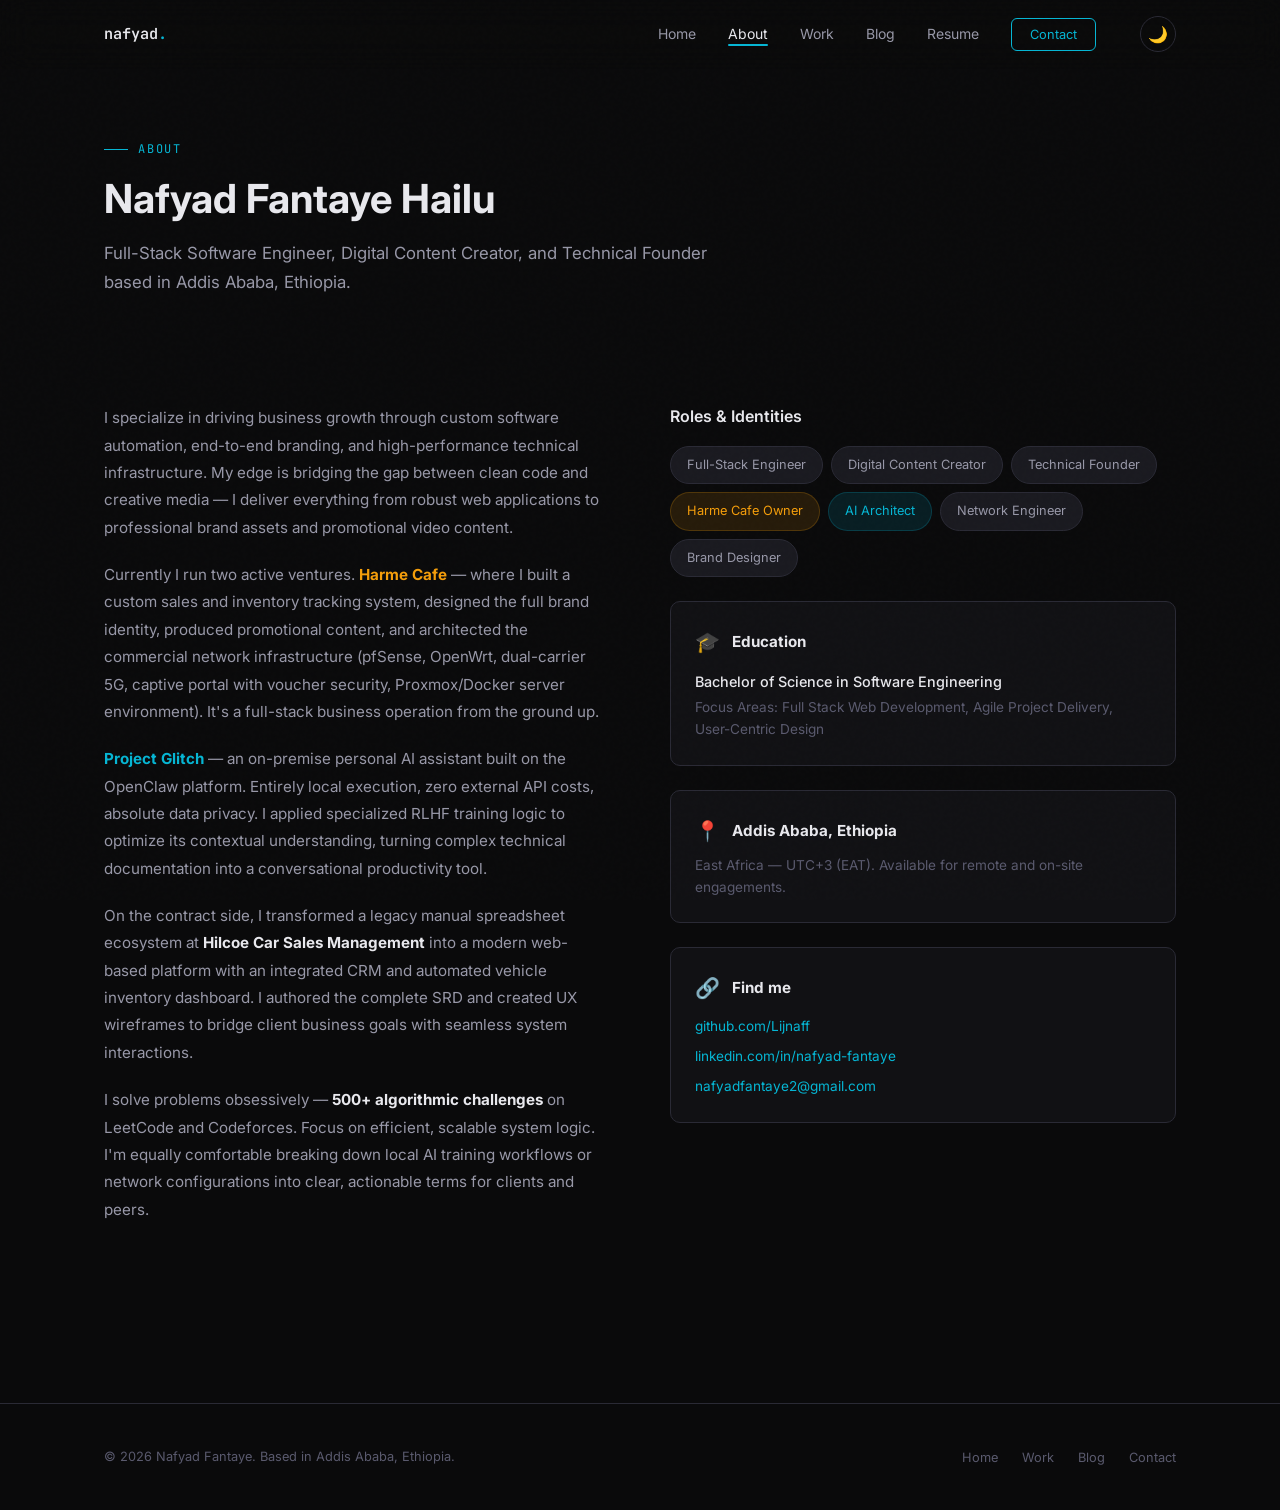
<file: about.html>
<!DOCTYPE html>
<html lang="en">
<head>
  <meta charset="UTF-8">
  <meta name="viewport" content="width=device-width, initial-scale=1.0">
  <title>About — Nafyad Fantaye</title>
  <meta name="description" content="About Nafyad Fantaye Hailu — Full-Stack Software Engineer, Digital Content Creator, and Technical Founder.">
  <link rel="stylesheet" href="css/style.css">
</head>
<body class="noise">

  <nav class="nav" id="nav">
    <div class="nav-inner">
      <a href="index.html" class="nav-logo">nafyad<span>.</span></a>
      <ul class="nav-links">
        <li><a href="index.html">Home</a></li>
        <li><a href="about.html" class="active">About</a></li>
        <li><a href="work.html">Work</a></li>
        <li><a href="blog.html">Blog</a></li>
        <li><a href="resume.html">Resume</a></li>
        <li><a href="contact.html" class="nav-cta">Contact</a></li>
        <li><button class="theme-toggle" id="theme-toggle" aria-label="Toggle dark mode">🌙</button></li>
      </ul>
    </div>
  </nav>

  <!-- Header -->
  <section class="section" style="padding-top: 140px; padding-bottom: 60px;">
    <div class="container">
      <div class="fade-in">
        <div class="section-label">About</div>
        <h1 class="section-title">Nafyad Fantaye Hailu</h1>
        <p class="section-subtitle" style="max-width: 640px;">Full-Stack Software Engineer, Digital Content Creator, and Technical Founder based in Addis Ababa, Ethiopia.</p>
      </div>
    </div>
  </section>

  <!-- About Content -->
  <section class="section" style="padding-top: 0;">
    <div class="container">
      <div class="about-grid">
        <div class="about-text">
          <div class="fade-in">
            <p>
              I specialize in driving business growth through custom software automation, end-to-end branding, and high-performance technical infrastructure. My edge is bridging the gap between clean code and creative media — I deliver everything from robust web applications to professional brand assets and promotional video content.
            </p>
            <p>
              Currently I run two active ventures. <strong style="color: var(--accent-amber);">Harme Cafe</strong> — where I built a custom sales and inventory tracking system, designed the full brand identity, produced promotional content, and architected the commercial network infrastructure (pfSense, OpenWrt, dual-carrier 5G, captive portal with voucher security, Proxmox/Docker server environment). It's a full-stack business operation from the ground up.
            </p>
            <p>
              <strong style="color: var(--accent-cyan);">Project Glitch</strong> — an on-premise personal AI assistant built on the OpenClaw platform. Entirely local execution, zero external API costs, absolute data privacy. I applied specialized RLHF training logic to optimize its contextual understanding, turning complex technical documentation into a conversational productivity tool.
            </p>
            <p>
              On the contract side, I transformed a legacy manual spreadsheet ecosystem at <strong style="color: var(--text-primary);">Hilcoe Car Sales Management</strong> into a modern web-based platform with an integrated CRM and automated vehicle inventory dashboard. I authored the complete SRD and created UX wireframes to bridge client business goals with seamless system interactions.
            </p>
            <p>
              I solve problems obsessively — <strong style="color: var(--text-primary);">500+ algorithmic challenges</strong> on LeetCode and Codeforces. Focus on efficient, scalable system logic. I'm equally comfortable breaking down local AI training workflows or network configurations into clear, actionable terms for clients and peers.
            </p>
          </div>
        </div>

        <div>
          <!-- Roles -->
          <div class="fade-in" style="margin-bottom: 24px;">
            <h3 style="font-size: 1rem; font-weight: 600; margin-bottom: 16px;">Roles &amp; Identities</h3>
            <div style="display: flex; flex-wrap: wrap; gap: 8px;">
              <span style="padding: 8px 16px; background: var(--bg-tertiary); border: 1px solid var(--border); border-radius: 100px; font-size: 0.8rem; color: var(--text-secondary);">Full-Stack Engineer</span>
              <span style="padding: 8px 16px; background: var(--bg-tertiary); border: 1px solid var(--border); border-radius: 100px; font-size: 0.8rem; color: var(--text-secondary);">Digital Content Creator</span>
              <span style="padding: 8px 16px; background: var(--bg-tertiary); border: 1px solid var(--border); border-radius: 100px; font-size: 0.8rem; color: var(--text-secondary);">Technical Founder</span>
              <span style="padding: 8px 16px; background: var(--accent-amber-dim); border: 1px solid rgba(245,158,11,0.2); border-radius: 100px; font-size: 0.8rem; color: var(--accent-amber);">Harme Cafe Owner</span>
              <span style="padding: 8px 16px; background: var(--accent-cyan-dim); border: 1px solid rgba(6,182,212,0.2); border-radius: 100px; font-size: 0.8rem; color: var(--accent-cyan);">AI Architect</span>
              <span style="padding: 8px 16px; background: var(--bg-tertiary); border: 1px solid var(--border); border-radius: 100px; font-size: 0.8rem; color: var(--text-secondary);">Network Engineer</span>
              <span style="padding: 8px 16px; background: var(--bg-tertiary); border: 1px solid var(--border); border-radius: 100px; font-size: 0.8rem; color: var(--text-secondary);">Brand Designer</span>
            </div>
          </div>

          <!-- Education -->
          <div class="fade-in" style="padding: 24px; background: var(--bg-secondary); border: 1px solid var(--border); border-radius: var(--radius); margin-bottom: 24px;">
            <div style="display: flex; align-items: center; gap: 12px; margin-bottom: 12px;">
              <span style="font-size: 1.25rem;">🎓</span>
              <strong style="font-size: 0.95rem;">Education</strong>
            </div>
            <p style="font-size: 0.9rem; color: var(--text-primary); font-weight: 500; margin-bottom: 4px;">Bachelor of Science in Software Engineering</p>
            <p style="font-size: 0.85rem; color: var(--text-muted);">Focus Areas: Full Stack Web Development, Agile Project Delivery, User-Centric Design</p>
          </div>

          <!-- Location -->
          <div class="fade-in" style="padding: 24px; background: var(--bg-secondary); border: 1px solid var(--border); border-radius: var(--radius); margin-bottom: 24px;">
            <div style="display: flex; align-items: center; gap: 12px; margin-bottom: 8px;">
              <span style="font-size: 1.25rem;">📍</span>
              <strong style="font-size: 0.95rem;">Addis Ababa, Ethiopia</strong>
            </div>
            <p style="font-size: 0.85rem; color: var(--text-muted);">
              East Africa — UTC+3 (EAT). Available for remote and on-site engagements.
            </p>
          </div>

          <!-- Links -->
          <div class="fade-in" style="padding: 24px; background: var(--bg-secondary); border: 1px solid var(--border); border-radius: var(--radius);">
            <div style="display: flex; align-items: center; gap: 12px; margin-bottom: 12px;">
              <span style="font-size: 1.25rem;">🔗</span>
              <strong style="font-size: 0.95rem;">Find me</strong>
            </div>
            <div style="display: flex; flex-direction: column; gap: 8px;">
              <a href="https://github.com/Lijnaff" target="_blank" rel="noopener" style="font-size: 0.85rem; color: var(--accent-cyan);">github.com/Lijnaff</a>
              <a href="https://linkedin.com/in/nafyad-fantaye-97213a2a6" target="_blank" rel="noopener" style="font-size: 0.85rem; color: var(--accent-cyan);">linkedin.com/in/nafyad-fantaye</a>
              <a href="mailto:nafyadfantaye2@gmail.com" style="font-size: 0.85rem; color: var(--accent-cyan);">nafyadfantaye2@gmail.com</a>
            </div>
          </div>
        </div>
      </div>
    </div>
  </section>

  <footer class="footer">
    <div class="footer-inner">
      <p>&copy; 2026 Nafyad Fantaye. Based in Addis Ababa, Ethiopia.</p>
      <ul class="footer-links">
        <li><a href="index.html">Home</a></li>
        <li><a href="work.html">Work</a></li>
        <li><a href="blog.html">Blog</a></li>
        <li><a href="contact.html">Contact</a></li>
      </ul>
    </div>
  </footer>

  <!-- Blog Modal -->
  <div class="blog-modal-overlay" id="blog-modal">
    <div class="blog-modal">
      <div class="blog-modal-header">
        <h2 id="blog-modal-title"></h2>
        <button class="blog-modal-close" id="blog-modal-close">✕</button>
      </div>
      <div class="blog-modal-body">
        <div class="blog-modal-meta">
          <span class="blog-modal-date" id="blog-modal-date"></span>
          <span class="blog-modal-category" id="blog-modal-category"></span>
        </div>
        <div id="blog-modal-body"></div>
      </div>
    </div>
  </div>

  <script src="js/main.js"></script>
</body>
</html>
</file>
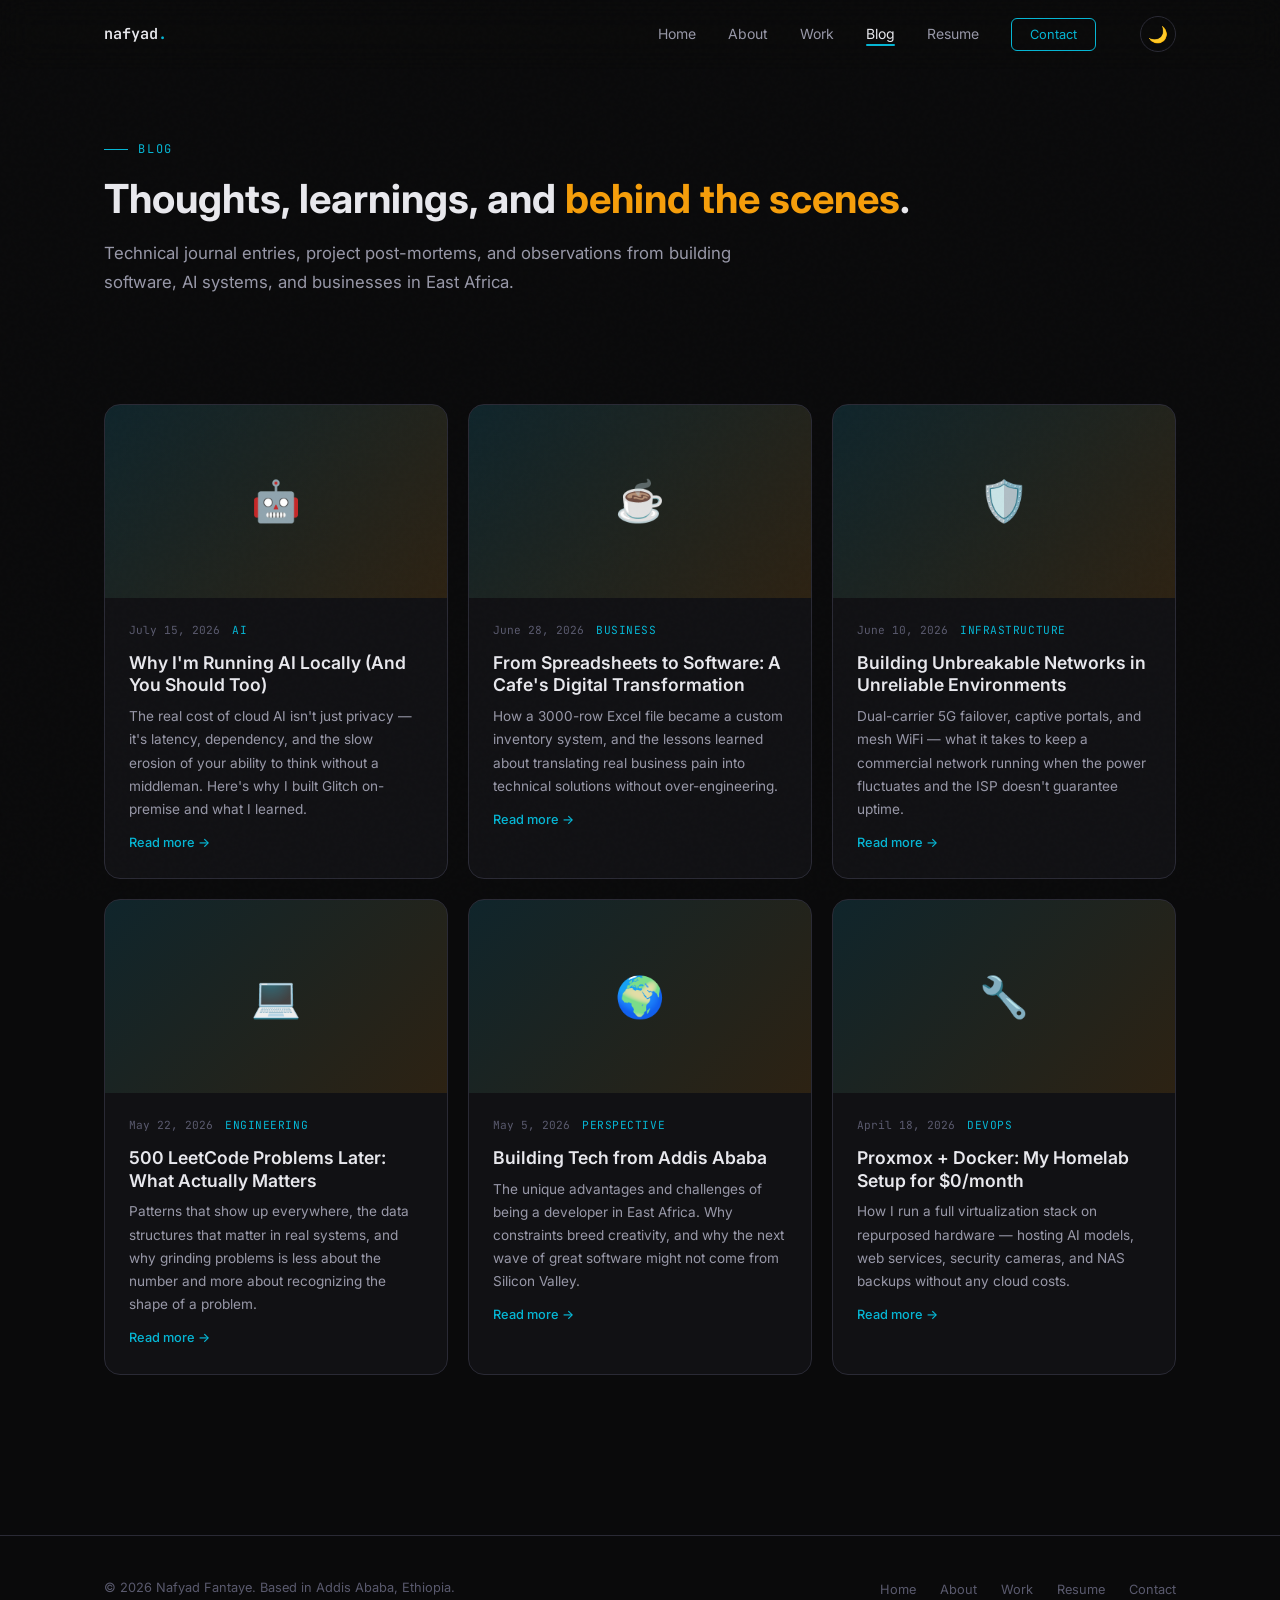
<file: blog.html>
<!DOCTYPE html>
<html lang="en">
<head>
  <meta charset="UTF-8">
  <meta name="viewport" content="width=device-width, initial-scale=1.0">
  <title>Blog — Nafyad Fantaye</title>
  <meta name="description" content="Technical journal, project updates, and thoughts on software engineering, AI, and infrastructure.">
  <link rel="stylesheet" href="css/style.css">
</head>
<body class="noise">

  <nav class="nav" id="nav">
    <div class="nav-inner">
      <a href="index.html" class="nav-logo">nafyad<span>.</span></a>
      <ul class="nav-links">
        <li><a href="index.html">Home</a></li>
        <li><a href="about.html">About</a></li>
        <li><a href="work.html">Work</a></li>
        <li><a href="blog.html" class="active">Blog</a></li>
        <li><a href="resume.html">Resume</a></li>
        <li><a href="contact.html" class="nav-cta">Contact</a></li>
        <li><button class="theme-toggle" id="theme-toggle" aria-label="Toggle dark mode">🌙</button></li>
      </ul>
    </div>
  </nav>

  <!-- Header -->
  <section class="section" style="padding-top: 140px; padding-bottom: 60px;">
    <div class="container">
      <div class="fade-in">
        <div class="section-label">Blog</div>
        <h1 class="section-title">Thoughts, learnings, and <span style="color: var(--accent-amber);">behind the scenes</span>.</h1>
        <p class="section-subtitle" style="max-width: 640px;">Technical journal entries, project post-mortems, and observations from building software, AI systems, and businesses in East Africa.</p>
      </div>
    </div>
  </section>

  <!-- Blog Posts -->
  <section class="section" style="padding-top: 0;">
    <div class="container">
      <div class="blog-grid">
        <!-- Post 1 -->
        <article class="blog-card fade-in" data-post="post-1">
          <div class="blog-card-image">🤖</div>
          <div class="blog-card-body">
            <div class="blog-card-meta">
              <span class="blog-card-date">July 15, 2026</span>
              <span class="blog-card-category">AI</span>
            </div>
            <h3>Why I'm Running AI Locally (And You Should Too)</h3>
            <p>The real cost of cloud AI isn't just privacy — it's latency, dependency, and the slow erosion of your ability to think without a middleman. Here's why I built Glitch on-premise and what I learned.</p>
            <a href="#" class="blog-card-read" data-post="post-1">Read more →</a>
          </div>
        </article>

        <!-- Post 2 -->
        <article class="blog-card fade-in" data-post="post-2">
          <div class="blog-card-image">☕</div>
          <div class="blog-card-body">
            <div class="blog-card-meta">
              <span class="blog-card-date">June 28, 2026</span>
              <span class="blog-card-category">Business</span>
            </div>
            <h3>From Spreadsheets to Software: A Cafe's Digital Transformation</h3>
            <p>How a 3000-row Excel file became a custom inventory system, and the lessons learned about translating real business pain into technical solutions without over-engineering.</p>
            <a href="#" class="blog-card-read" data-post="post-2">Read more →</a>
          </div>
        </article>

        <!-- Post 3 -->
        <article class="blog-card fade-in" data-post="post-3">
          <div class="blog-card-image">🛡️</div>
          <div class="blog-card-body">
            <div class="blog-card-meta">
              <span class="blog-card-date">June 10, 2026</span>
              <span class="blog-card-category">Infrastructure</span>
            </div>
            <h3>Building Unbreakable Networks in Unreliable Environments</h3>
            <p>Dual-carrier 5G failover, captive portals, and mesh WiFi — what it takes to keep a commercial network running when the power fluctuates and the ISP doesn't guarantee uptime.</p>
            <a href="#" class="blog-card-read" data-post="post-3">Read more →</a>
          </div>
        </article>

        <!-- Post 4 -->
        <article class="blog-card fade-in" data-post="post-4">
          <div class="blog-card-image">💻</div>
          <div class="blog-card-body">
            <div class="blog-card-meta">
              <span class="blog-card-date">May 22, 2026</span>
              <span class="blog-card-category">Engineering</span>
            </div>
            <h3>500 LeetCode Problems Later: What Actually Matters</h3>
            <p>Patterns that show up everywhere, the data structures that matter in real systems, and why grinding problems is less about the number and more about recognizing the shape of a problem.</p>
            <a href="#" class="blog-card-read" data-post="post-4">Read more →</a>
          </div>
        </article>

        <!-- Post 5 -->
        <article class="blog-card fade-in" data-post="post-5">
          <div class="blog-card-image">🌍</div>
          <div class="blog-card-body">
            <div class="blog-card-meta">
              <span class="blog-card-date">May 5, 2026</span>
              <span class="blog-card-category">Perspective</span>
            </div>
            <h3>Building Tech from Addis Ababa</h3>
            <p>The unique advantages and challenges of being a developer in East Africa. Why constraints breed creativity, and why the next wave of great software might not come from Silicon Valley.</p>
            <a href="#" class="blog-card-read" data-post="post-5">Read more →</a>
          </div>
        </article>

        <!-- Post 6 -->
        <article class="blog-card fade-in" data-post="post-6">
          <div class="blog-card-image">🔧</div>
          <div class="blog-card-body">
            <div class="blog-card-meta">
              <span class="blog-card-date">April 18, 2026</span>
              <span class="blog-card-category">DevOps</span>
            </div>
            <h3>Proxmox + Docker: My Homelab Setup for $0/month</h3>
            <p>How I run a full virtualization stack on repurposed hardware — hosting AI models, web services, security cameras, and NAS backups without any cloud costs.</p>
            <a href="#" class="blog-card-read" data-post="post-6">Read more →</a>
          </div>
        </article>
      </div>
    </div>
  </section>

  <footer class="footer">
    <div class="footer-inner">
      <p>&copy; 2026 Nafyad Fantaye. Based in Addis Ababa, Ethiopia.</p>
      <ul class="footer-links">
        <li><a href="index.html">Home</a></li>
        <li><a href="about.html">About</a></li>
        <li><a href="work.html">Work</a></li>
        <li><a href="resume.html">Resume</a></li>
        <li><a href="contact.html">Contact</a></li>
      </ul>
    </div>
  </footer>

  <!-- Blog Modal (same as index.html) -->
  <div class="blog-modal-overlay" id="blog-modal">
    <div class="blog-modal">
      <div class="blog-modal-header">
        <h2 id="blog-modal-title"></h2>
        <button class="blog-modal-close" id="blog-modal-close">✕</button>
      </div>
      <div class="blog-modal-body">
        <div class="blog-modal-meta">
          <span class="blog-modal-date" id="blog-modal-date"></span>
          <span class="blog-modal-category" id="blog-modal-category"></span>
        </div>
        <div id="blog-modal-body"></div>
      </div>
    </div>
  </div>

  <script src="js/main.js"></script>
</body>
</html>
</file>
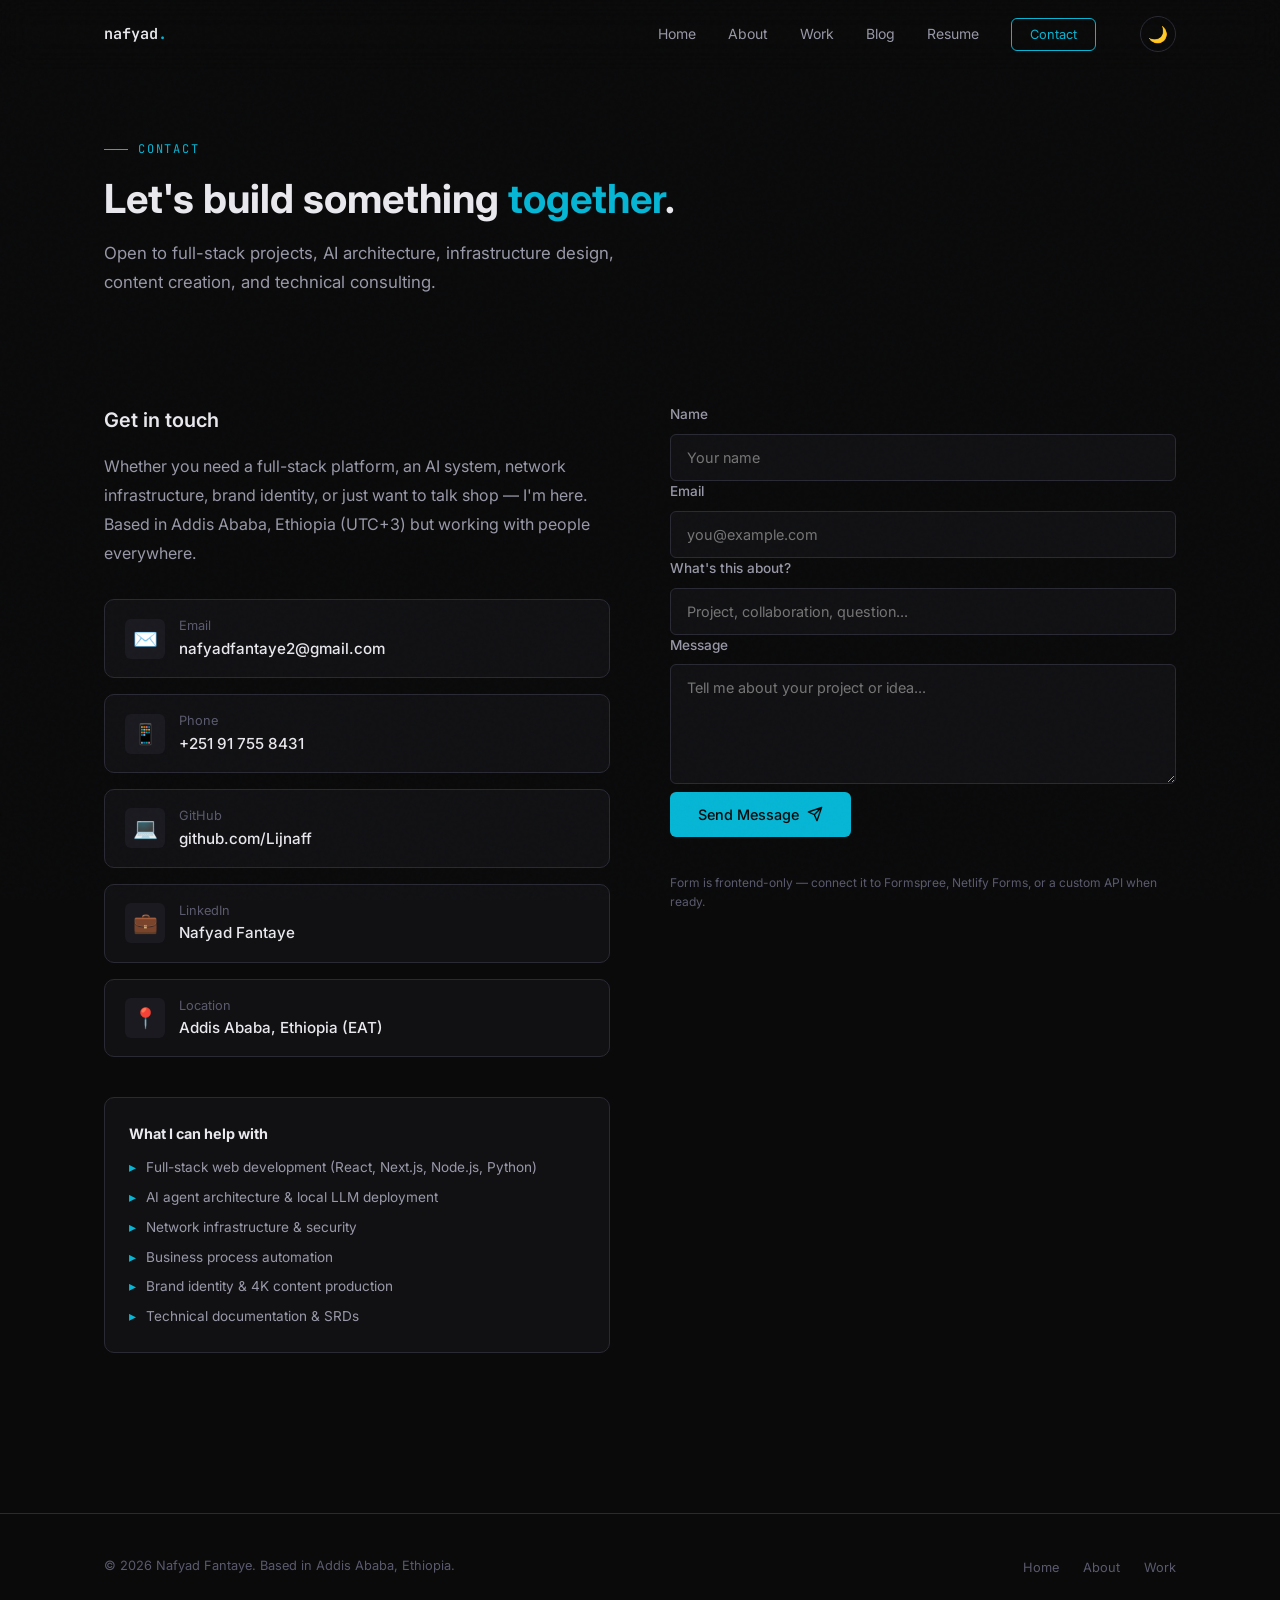
<file: contact.html>
<!DOCTYPE html>
<html lang="en">
<head>
  <meta charset="UTF-8">
  <meta name="viewport" content="width=device-width, initial-scale=1.0">
  <title>Contact — Nafyad Fantaye</title>
  <meta name="description" content="Get in touch with Nafyad Fantaye — Full-Stack Software Engineer and Digital Content Creator.">
  <link rel="stylesheet" href="css/style.css">
</head>
<body class="noise">

  <nav class="nav" id="nav">
    <div class="nav-inner">
      <a href="index.html" class="nav-logo">nafyad<span>.</span></a>
      <ul class="nav-links">
        <li><a href="index.html">Home</a></li>
        <li><a href="about.html">About</a></li>
        <li><a href="work.html">Work</a></li>
        <li><a href="blog.html">Blog</a></li>
        <li><a href="resume.html">Resume</a></li>
        <li><a href="contact.html" class="nav-cta">Contact</a></li>
        <li><button class="theme-toggle" id="theme-toggle" aria-label="Toggle dark mode">🌙</button></li>
      </ul>
    </div>
  </nav>

  <!-- Header -->
  <section class="section" style="padding-top: 140px; padding-bottom: 60px;">
    <div class="container">
      <div class="fade-in">
        <div class="section-label">Contact</div>
        <h1 class="section-title">Let's build something <span style="color: var(--accent-cyan);">together</span>.</h1>
        <p class="section-subtitle" style="max-width: 560px;">Open to full-stack projects, AI architecture, infrastructure design, content creation, and technical consulting.</p>
      </div>
    </div>
  </section>

  <!-- Contact Grid -->
  <section class="section" style="padding-top: 0;">
    <div class="container">
      <div class="contact-grid">
        <div class="contact-info fade-in">
          <h3>Get in touch</h3>
          <p>Whether you need a full-stack platform, an AI system, network infrastructure, brand identity, or just want to talk shop — I'm here. Based in Addis Ababa, Ethiopia (UTC+3) but working with people everywhere.</p>

          <div class="contact-links">
            <a href="mailto:nafyadfantaye2@gmail.com" class="contact-link">
              <div class="icon">✉️</div>
              <div>
                <div class="label">Email</div>
                <div class="value">nafyadfantaye2@gmail.com</div>
              </div>
            </a>
            <a href="tel:+251917558431" class="contact-link">
              <div class="icon">📱</div>
              <div>
                <div class="label">Phone</div>
                <div class="value">+251 91 755 8431</div>
              </div>
            </a>
            <a href="https://github.com/Lijnaff" class="contact-link" target="_blank" rel="noopener">
              <div class="icon">💻</div>
              <div>
                <div class="label">GitHub</div>
                <div class="value">github.com/Lijnaff</div>
              </div>
            </a>
            <a href="https://linkedin.com/in/nafyad-fantaye-97213a2a6" class="contact-link" target="_blank" rel="noopener">
              <div class="icon">💼</div>
              <div>
                <div class="label">LinkedIn</div>
                <div class="value">Nafyad Fantaye</div>
              </div>
            </a>
            <a href="#" class="contact-link">
              <div class="icon">📍</div>
              <div>
                <div class="label">Location</div>
                <div class="value">Addis Ababa, Ethiopia (EAT)</div>
              </div>
            </a>
          </div>

          <div style="margin-top: 40px; padding: 24px; background: var(--bg-secondary); border: 1px solid var(--border); border-radius: var(--radius);">
            <h4 style="font-size: 0.9rem; margin-bottom: 12px;">What I can help with</h4>
            <ul style="list-style: none; display: flex; flex-direction: column; gap: 8px;">
              <li style="font-size: 0.85rem; color: var(--text-secondary); display: flex; align-items: center; gap: 10px;">
                <span style="color: var(--accent-cyan);">▸</span> Full-stack web development (React, Next.js, Node.js, Python)
              </li>
              <li style="font-size: 0.85rem; color: var(--text-secondary); display: flex; align-items: center; gap: 10px;">
                <span style="color: var(--accent-cyan);">▸</span> AI agent architecture &amp; local LLM deployment
              </li>
              <li style="font-size: 0.85rem; color: var(--text-secondary); display: flex; align-items: center; gap: 10px;">
                <span style="color: var(--accent-cyan);">▸</span> Network infrastructure &amp; security
              </li>
              <li style="font-size: 0.85rem; color: var(--text-secondary); display: flex; align-items: center; gap: 10px;">
                <span style="color: var(--accent-cyan);">▸</span> Business process automation
              </li>
              <li style="font-size: 0.85rem; color: var(--text-secondary); display: flex; align-items: center; gap: 10px;">
                <span style="color: var(--accent-cyan);">▸</span> Brand identity &amp; 4K content production
              </li>
              <li style="font-size: 0.85rem; color: var(--text-secondary); display: flex; align-items: center; gap: 10px;">
                <span style="color: var(--accent-cyan);">▸</span> Technical documentation &amp; SRDs
              </li>
            </ul>
          </div>
        </div>

        <div class="contact-form fade-in">
          <form action="#" method="POST">
            <div class="form-group">
              <label for="name">Name</label>
              <input type="text" id="name" name="name" placeholder="Your name" required>
            </div>
            <div class="form-group">
              <label for="email">Email</label>
              <input type="email" id="email" name="email" placeholder="you@example.com" required>
            </div>
            <div class="form-group">
              <label for="subject">What's this about?</label>
              <input type="text" id="subject" name="subject" placeholder="Project, collaboration, question...">
            </div>
            <div class="form-group">
              <label for="message">Message</label>
              <textarea id="message" name="message" placeholder="Tell me about your project or idea..." required></textarea>
            </div>
            <button type="submit" class="btn btn-primary">
              Send Message
              <svg width="16" height="16" viewBox="0 0 24 24" fill="none" stroke="currentColor" stroke-width="2" stroke-linecap="round" stroke-linejoin="round"><path d="M22 2L11 13M22 2l-7 20-4-9-9-4 20-7z"/></svg>
            </button>
          </form>

          <p style="margin-top: 16px; font-size: 0.75rem; color: var(--text-muted);">Form is frontend-only — connect it to Formspree, Netlify Forms, or a custom API when ready.</p>
        </div>
      </div>
    </div>
  </section>

  <footer class="footer">
    <div class="footer-inner">
      <p>&copy; 2026 Nafyad Fantaye. Based in Addis Ababa, Ethiopia.</p>
      <ul class="footer-links">
        <li><a href="index.html">Home</a></li>
        <li><a href="about.html">About</a></li>
        <li><a href="work.html">Work</a></li>
      </ul>
    </div>
  </footer>

  <!-- Blog Modal -->
  <div class="blog-modal-overlay" id="blog-modal">
    <div class="blog-modal">
      <div class="blog-modal-header">
        <h2 id="blog-modal-title"></h2>
        <button class="blog-modal-close" id="blog-modal-close">✕</button>
      </div>
      <div class="blog-modal-body">
        <div class="blog-modal-meta">
          <span class="blog-modal-date" id="blog-modal-date"></span>
          <span class="blog-modal-category" id="blog-modal-category"></span>
        </div>
        <div id="blog-modal-body"></div>
      </div>
    </div>
  </div>

  <script src="js/main.js"></script>
</body>
</html>
</file>
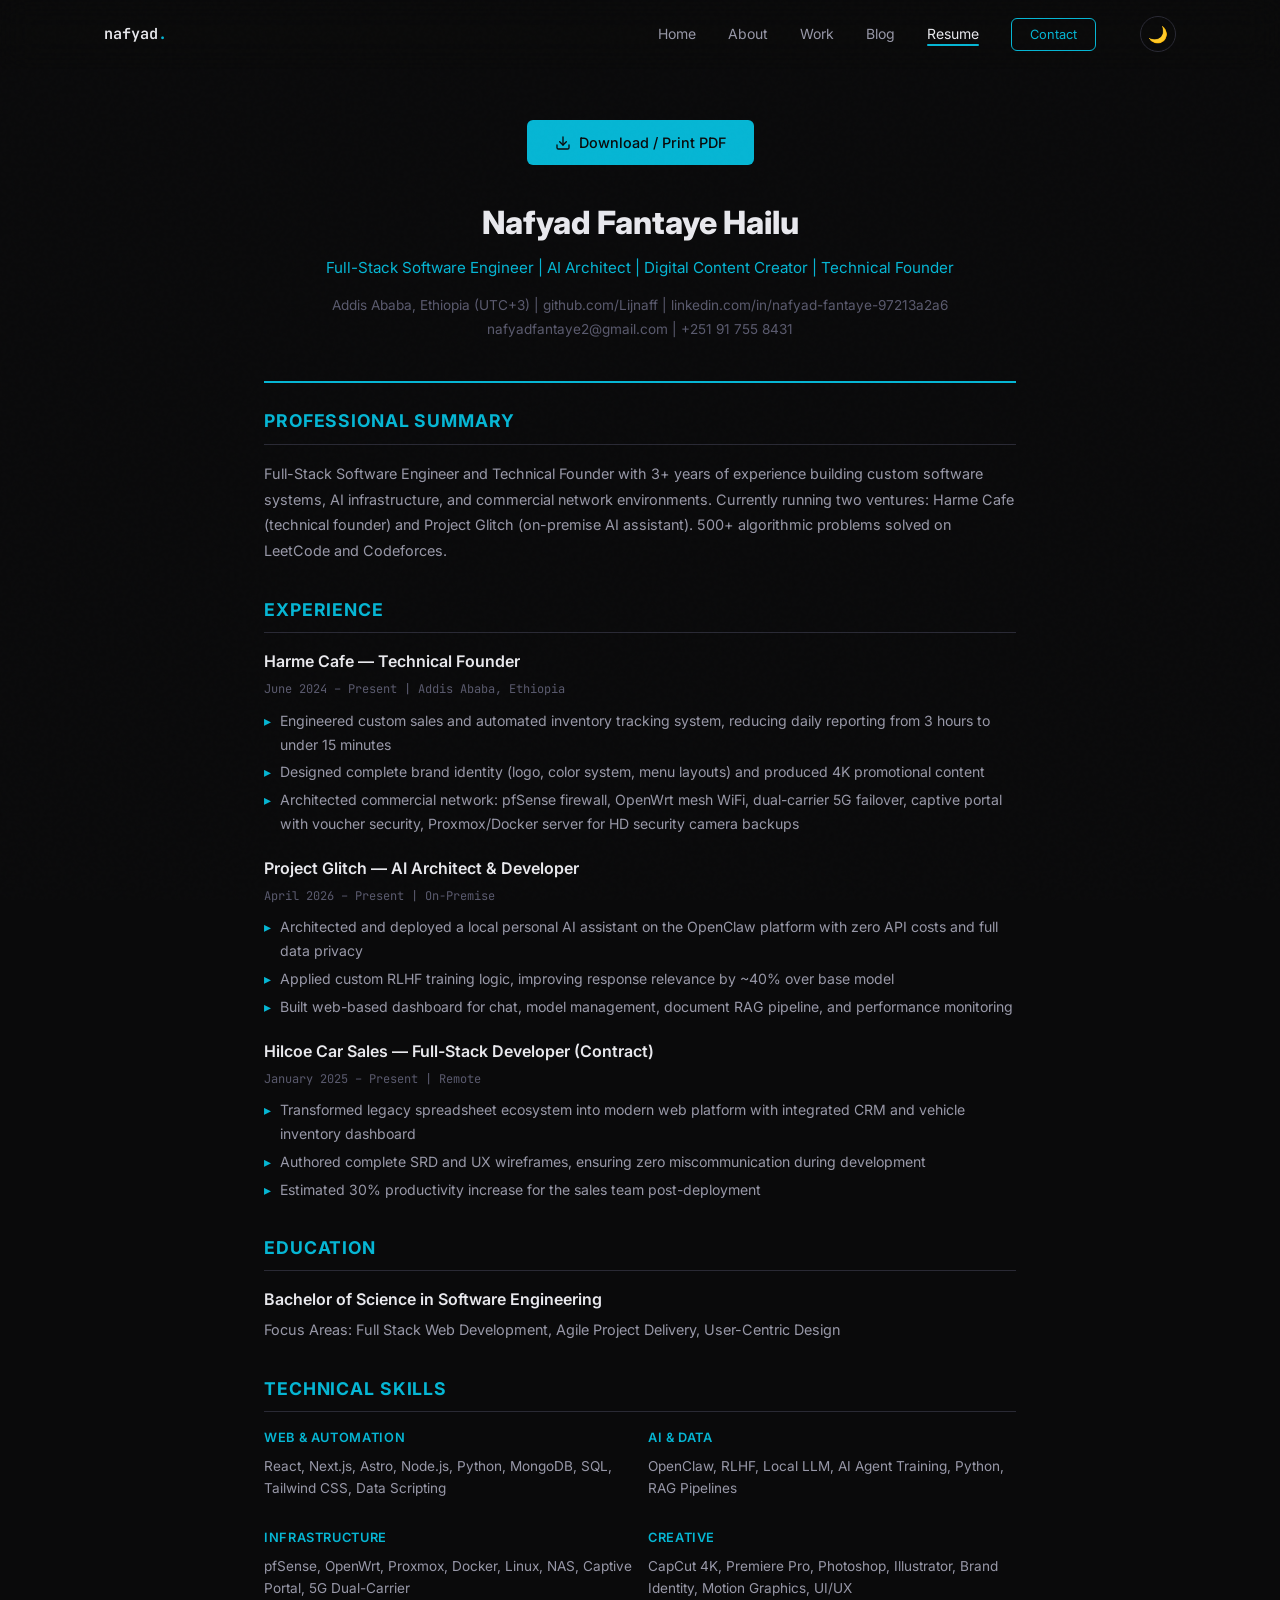
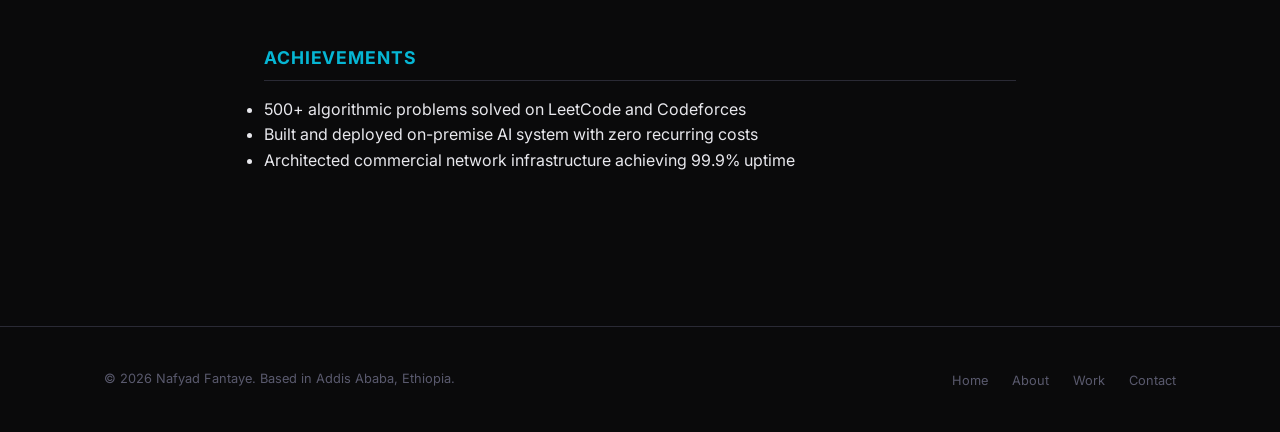
<file: resume.html>
<!DOCTYPE html>
<html lang="en">
<head>
  <meta charset="UTF-8">
  <meta name="viewport" content="width=device-width, initial-scale=1.0">
  <title>Resume — Nafyad Fantaye</title>
  <meta name="description" content="Resume of Nafyad Fantaye Hailu — Full-Stack Software Engineer, AI Architect, Digital Content Creator.">
  <link rel="stylesheet" href="css/style.css">
</head>
<body class="noise">

  <nav class="nav" id="nav">
    <div class="nav-inner">
      <a href="index.html" class="nav-logo">nafyad<span>.</span></a>
      <ul class="nav-links">
        <li><a href="index.html">Home</a></li>
        <li><a href="about.html">About</a></li>
        <li><a href="work.html">Work</a></li>
        <li><a href="blog.html">Blog</a></li>
        <li><a href="resume.html" class="active">Resume</a></li>
        <li><a href="contact.html" class="nav-cta">Contact</a></li>
        <li><button class="theme-toggle" id="theme-toggle" aria-label="Toggle dark mode">🌙</button></li>
      </ul>
    </div>
  </nav>

  <section class="resume-section">
    <div class="resume-container">
      <div class="resume-download-bar">
        <button class="btn btn-primary" onclick="window.print()">
          <svg width="16" height="16" viewBox="0 0 24 24" fill="none" stroke="currentColor" stroke-width="2" stroke-linecap="round" stroke-linejoin="round"><path d="M21 15v4a2 2 0 01-2 2H5a2 2 0 01-2-2v-4"/><polyline points="7 10 12 15 17 10"/><line x1="12" y1="15" x2="12" y2="3"/></svg>
          Download / Print PDF
        </button>
      </div>

      <div class="resume-header">
        <h1>Nafyad Fantaye Hailu</h1>
        <p class="subtitle">Full-Stack Software Engineer | AI Architect | Digital Content Creator | Technical Founder</p>
        <p class="contact-info">
          Addis Ababa, Ethiopia (UTC+3) | github.com/Lijnaff | linkedin.com/in/nafyad-fantaye-97213a2a6<br>
          nafyadfantaye2@gmail.com | +251 91 755 8431
        </p>
      </div>

      <hr class="resume-divider">

      <div class="resume-block">
        <h2>Professional Summary</h2>
        <p>Full-Stack Software Engineer and Technical Founder with 3+ years of experience building custom software systems, AI infrastructure, and commercial network environments. Currently running two ventures: Harme Cafe (technical founder) and Project Glitch (on-premise AI assistant). 500+ algorithmic problems solved on LeetCode and Codeforces.</p>
      </div>

      <div class="resume-block">
        <h2>Experience</h2>

        <div class="resume-item">
          <h3>Harme Cafe — Technical Founder</h3>
          <p class="date">June 2024 – Present | Addis Ababa, Ethiopia</p>
          <ul>
            <li>Engineered custom sales and automated inventory tracking system, reducing daily reporting from 3 hours to under 15 minutes</li>
            <li>Designed complete brand identity (logo, color system, menu layouts) and produced 4K promotional content</li>
            <li>Architected commercial network: pfSense firewall, OpenWrt mesh WiFi, dual-carrier 5G failover, captive portal with voucher security, Proxmox/Docker server for HD security camera backups</li>
          </ul>
        </div>

        <div class="resume-item">
          <h3>Project Glitch — AI Architect &amp; Developer</h3>
          <p class="date">April 2026 – Present | On-Premise</p>
          <ul>
            <li>Architected and deployed a local personal AI assistant on the OpenClaw platform with zero API costs and full data privacy</li>
            <li>Applied custom RLHF training logic, improving response relevance by ~40% over base model</li>
            <li>Built web-based dashboard for chat, model management, document RAG pipeline, and performance monitoring</li>
          </ul>
        </div>

        <div class="resume-item">
          <h3>Hilcoe Car Sales — Full-Stack Developer (Contract)</h3>
          <p class="date">January 2025 – Present | Remote</p>
          <ul>
            <li>Transformed legacy spreadsheet ecosystem into modern web platform with integrated CRM and vehicle inventory dashboard</li>
            <li>Authored complete SRD and UX wireframes, ensuring zero miscommunication during development</li>
            <li>Estimated 30% productivity increase for the sales team post-deployment</li>
          </ul>
        </div>
      </div>

      <div class="resume-block">
        <h2>Education</h2>
        <div class="resume-item">
          <h3>Bachelor of Science in Software Engineering</h3>
          <p>Focus Areas: Full Stack Web Development, Agile Project Delivery, User-Centric Design</p>
        </div>
      </div>

      <div class="resume-block">
        <h2>Technical Skills</h2>
        <div class="resume-skills">
          <div class="resume-skill-group">
            <h4>Web &amp; Automation</h4>
            <p>React, Next.js, Astro, Node.js, Python, MongoDB, SQL, Tailwind CSS, Data Scripting</p>
          </div>
          <div class="resume-skill-group">
            <h4>AI &amp; Data</h4>
            <p>OpenClaw, RLHF, Local LLM, AI Agent Training, Python, RAG Pipelines</p>
          </div>
          <div class="resume-skill-group">
            <h4>Infrastructure</h4>
            <p>pfSense, OpenWrt, Proxmox, Docker, Linux, NAS, Captive Portal, 5G Dual-Carrier</p>
          </div>
          <div class="resume-skill-group">
            <h4>Creative</h4>
            <p>CapCut 4K, Premiere Pro, Photoshop, Illustrator, Brand Identity, Motion Graphics, UI/UX</p>
          </div>
        </div>
      </div>

      <div class="resume-block">
        <h2>Achievements</h2>
        <ul>
          <li>500+ algorithmic problems solved on LeetCode and Codeforces</li>
          <li>Built and deployed on-premise AI system with zero recurring costs</li>
          <li>Architected commercial network infrastructure achieving 99.9% uptime</li>
        </ul>
      </div>
    </div>
  </section>

  <footer class="footer">
    <div class="footer-inner">
      <p>&copy; 2026 Nafyad Fantaye. Based in Addis Ababa, Ethiopia.</p>
      <ul class="footer-links">
        <li><a href="index.html">Home</a></li>
        <li><a href="about.html">About</a></li>
        <li><a href="work.html">Work</a></li>
        <li><a href="contact.html">Contact</a></li>
      </ul>
    </div>
  </footer>

  <!-- Blog Modal -->
  <div class="blog-modal-overlay" id="blog-modal">
    <div class="blog-modal">
      <div class="blog-modal-header">
        <h2 id="blog-modal-title"></h2>
        <button class="blog-modal-close" id="blog-modal-close">✕</button>
      </div>
      <div class="blog-modal-body">
        <div class="blog-modal-meta">
          <span class="blog-modal-date" id="blog-modal-date"></span>
          <span class="blog-modal-category" id="blog-modal-category"></span>
        </div>
        <div id="blog-modal-body"></div>
      </div>
    </div>
  </div>

  <script src="js/main.js"></script>
</body>
</html>
</file>
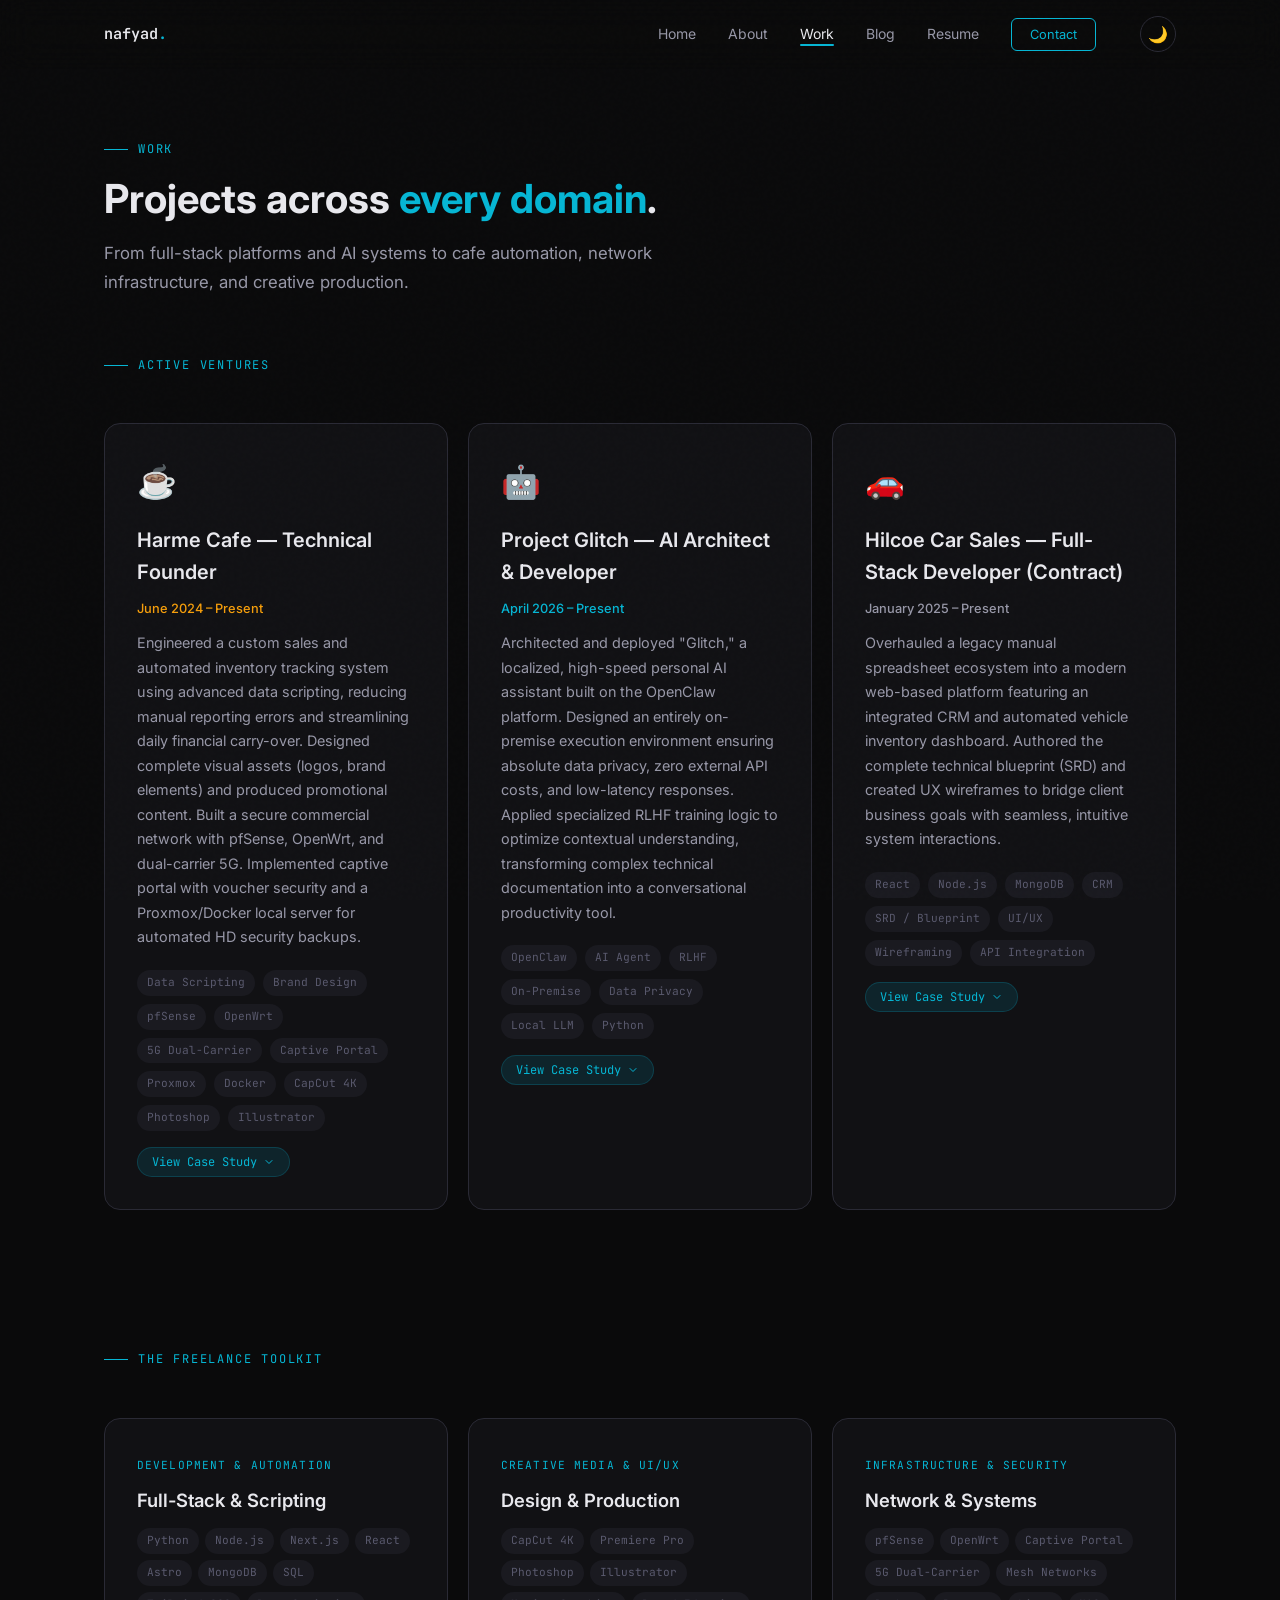
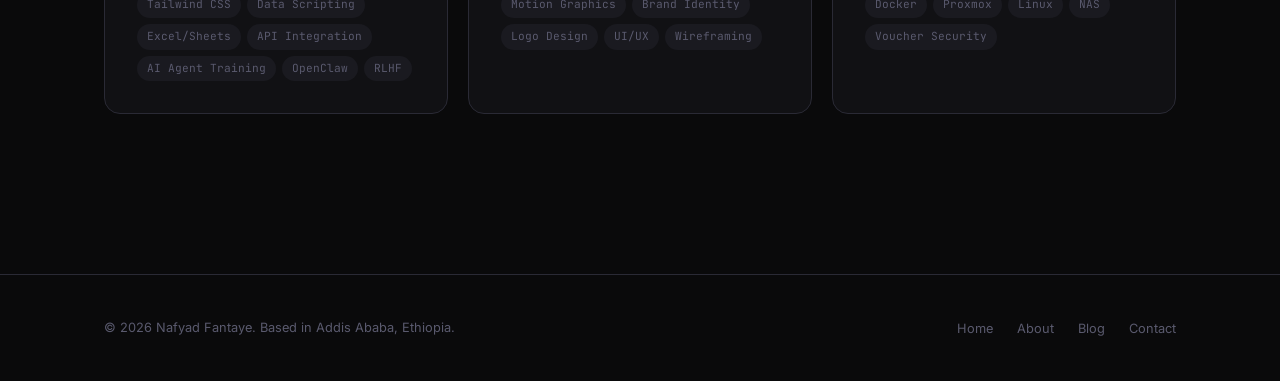
<file: work.html>
<!DOCTYPE html>
<html lang="en">
<head>
  <meta charset="UTF-8">
  <meta name="viewport" content="width=device-width, initial-scale=1.0">
  <title>Work — Nafyad Fantaye</title>
  <meta name="description" content="Projects by Nafyad Fantaye — full-stack development, AI architecture, business automation, infrastructure, and content creation.">
  <link rel="stylesheet" href="css/style.css">
</head>
<body class="noise">

  <nav class="nav" id="nav">
    <div class="nav-inner">
      <a href="index.html" class="nav-logo">nafyad<span>.</span></a>
      <ul class="nav-links">
        <li><a href="index.html">Home</a></li>
        <li><a href="about.html">About</a></li>
        <li><a href="work.html" class="active">Work</a></li>
        <li><a href="blog.html">Blog</a></li>
        <li><a href="resume.html">Resume</a></li>
        <li><a href="contact.html" class="nav-cta">Contact</a></li>
        <li><button class="theme-toggle" id="theme-toggle" aria-label="Toggle dark mode">🌙</button></li>
      </ul>
    </div>
  </nav>

  <!-- Header -->
  <section class="section" style="padding-top: 140px; padding-bottom: 60px;">
    <div class="container">
      <div class="fade-in">
        <div class="section-label">Work</div>
        <h1 class="section-title">Projects across <span style="color: var(--accent-cyan);">every domain</span>.</h1>
        <p class="section-subtitle" style="max-width: 640px;">From full-stack platforms and AI systems to cafe automation, network infrastructure, and creative production.</p>
      </div>
    </div>
  </section>

  <!-- Featured Projects -->
  <section class="section" style="padding-top: 0;">
    <div class="container">
      <div class="section-label fade-in">Active Ventures</div>
      <div class="card-grid">
        <!-- Harme Cafe -->
        <div class="card project-card fade-in">
          <div class="project-header">
            <div class="project-icon">☕</div>
          </div>
          <h3>Harme Cafe — Technical Founder</h3>
          <p style="color: var(--accent-amber); font-size: 0.8rem; margin-bottom: 12px; font-weight: 500;">June 2024 – Present</p>
          <p>Engineered a custom sales and automated inventory tracking system using advanced data scripting, reducing manual reporting errors and streamlining daily financial carry-over. Designed complete visual assets (logos, brand elements) and produced promotional content. Built a secure commercial network with pfSense, OpenWrt, and dual-carrier 5G. Implemented captive portal with voucher security and a Proxmox/Docker local server for automated HD security backups.</p>
          <div class="project-tech">
            <span>Data Scripting</span>
            <span>Brand Design</span>
            <span>pfSense</span>
            <span>OpenWrt</span>
            <span>5G Dual-Carrier</span>
            <span>Captive Portal</span>
            <span>Proxmox</span>
            <span>Docker</span>
            <span>CapCut 4K</span>
            <span>Photoshop</span>
            <span>Illustrator</span>
          </div>
          <button class="case-study-toggle" data-target="case-harme">
            View Case Study
            <svg width="12" height="12" viewBox="0 0 24 24" fill="none" stroke="currentColor" stroke-width="2" stroke-linecap="round" stroke-linejoin="round"><polyline points="6 9 12 15 18 9"/></svg>
          </button>
          <div class="project-case-study" id="case-harme">
            <div class="project-case-study-inner">
              <h4>Problem</h4>
              <p>Harme Cafe was running on manual spreadsheets for sales tracking, inventory management, and financial reporting. Daily reconciliation took 2-3 hours, errors were frequent, and there was no real-time visibility into stock levels or revenue trends.</p>
              <h4>Solution</h4>
              <p>Built a custom data scripting pipeline that automated sales logging, inventory deduction, and end-of-day financial carry-over. Designed the complete brand identity (logo, color system, menu layouts) and produced 4K promotional content. Architected the entire commercial network: pfSense firewall, OpenWrt mesh WiFi, dual-carrier 5G failover, captive portal with voucher-based access control, and a Proxmox/Docker server for automated HD security camera backups.</p>
              <h4>Result</h4>
              <p>Reduced daily reporting time from 3 hours to under 15 minutes. Zero stock-out incidents since automation went live. Network uptime improved to 99.9% with dual-carrier failover. Brand recognition increased significantly with professional visual assets.</p>
              <span class="result-highlight">97% time saved on reporting</span>
            </div>
          </div>
        </div>

        <!-- Project Glitch -->
        <div class="card project-card fade-in">
          <div class="project-header">
            <div class="project-icon">🤖</div>
          </div>
          <h3>Project Glitch — AI Architect &amp; Developer</h3>
          <p style="color: var(--accent-cyan); font-size: 0.8rem; margin-bottom: 12px; font-weight: 500;">April 2026 – Present</p>
          <p>Architected and deployed "Glitch," a localized, high-speed personal AI assistant built on the OpenClaw platform. Designed an entirely on-premise execution environment ensuring absolute data privacy, zero external API costs, and low-latency responses. Applied specialized RLHF training logic to optimize contextual understanding, transforming complex technical documentation into a conversational productivity tool.</p>
          <div class="project-tech">
            <span>OpenClaw</span>
            <span>AI Agent</span>
            <span>RLHF</span>
            <span>On-Premise</span>
            <span>Data Privacy</span>
            <span>Local LLM</span>
            <span>Python</span>
          </div>
          <button class="case-study-toggle" data-target="case-glitch">
            View Case Study
            <svg width="12" height="12" viewBox="0 0 24 24" fill="none" stroke="currentColor" stroke-width="2" stroke-linecap="round" stroke-linejoin="round"><polyline points="6 9 12 15 18 9"/></svg>
          </button>
          <div class="project-case-study" id="case-glitch">
            <div class="project-case-study-inner">
              <h4>Problem</h4>
              <p>Needed a personal AI assistant for technical documentation, project management, and daily productivity — but cloud-based solutions raised data privacy concerns and recurring API costs. Existing local solutions were either too complex to set up or lacked the conversational quality needed for productive use.</p>
              <h4>Solution</h4>
              <p>Built Glitch on the OpenClaw platform with a fully on-premise architecture. Implemented custom RLHF (Reinforcement Learning from Human Feedback) training to optimize the model's understanding of my specific technical context and communication style. Created a web-based dashboard for chat, model management, training jobs, and document management — all running locally with zero external API dependencies.</p>
              <h4>Result</h4>
              <p>Sub-second response times for most queries. Complete data privacy with zero API costs. The RLHF training improved response relevance by ~40% compared to the base model. Now serves as the primary tool for technical research, documentation parsing, and daily productivity.</p>
              <span class="result-highlight">0$ API costs, full privacy</span>
            </div>
          </div>
        </div>

        <!-- Hilcoe -->
        <div class="card project-card fade-in">
          <div class="project-header">
            <div class="project-icon">🚗</div>
          </div>
          <h3>Hilcoe Car Sales — Full-Stack Developer (Contract)</h3>
          <p style="color: var(--text-secondary); font-size: 0.8rem; margin-bottom: 12px; font-weight: 500;">January 2025 – Present</p>
          <p>Overhauled a legacy manual spreadsheet ecosystem into a modern web-based platform featuring an integrated CRM and automated vehicle inventory dashboard. Authored the complete technical blueprint (SRD) and created UX wireframes to bridge client business goals with seamless, intuitive system interactions.</p>
          <div class="project-tech">
            <span>React</span>
            <span>Node.js</span>
            <span>MongoDB</span>
            <span>CRM</span>
            <span>SRD / Blueprint</span>
            <span>UI/UX</span>
            <span>Wireframing</span>
            <span>API Integration</span>
          </div>
          <button class="case-study-toggle" data-target="case-hilcoe">
            View Case Study
            <svg width="12" height="12" viewBox="0 0 24 24" fill="none" stroke="currentColor" stroke-width="2" stroke-linecap="round" stroke-linejoin="round"><polyline points="6 9 12 15 18 9"/></svg>
          </button>
          <div class="project-case-study" id="case-hilcoe">
            <div class="project-case-study-inner">
              <h4>Problem</h4>
              <p>Hilcoe Car Sales was managing their entire sales pipeline, customer data, and vehicle inventory through disconnected spreadsheets. Sales reps had no unified view of customer interactions, inventory was tracked manually, and management lacked real-time reporting on sales performance.</p>
              <h4>Solution</h4>
              <p>Authored a comprehensive Software Requirements Document (SRD) and UX wireframes before writing any code. Built a React-based web platform with Node.js backend and MongoDB database, featuring an integrated CRM, automated inventory tracking with status updates, and a management dashboard with real-time sales analytics. The system was designed iteratively with stakeholder feedback at each stage.</p>
              <h4>Result</h4>
              <p>Reduced vehicle lookup time from minutes to seconds. Sales team productivity increased by an estimated 30%. Management gained real-time visibility into pipeline health and inventory status. The SRD and wireframe approach ensured zero miscommunication during development.</p>
              <span class="result-highlight">30% productivity increase</span>
            </div>
          </div>
        </div>
      </div>
    </div>
  </section>

  <!-- Skills Breakdown -->
  <section class="section" style="padding-top: 40px;">
    <div class="container">
      <div class="section-label fade-in">The Freelance Toolkit</div>
      <div class="card-grid">
        <div class="card fade-in">
          <div class="card-tag">Development &amp; Automation</div>
          <h3>Full-Stack &amp; Scripting</h3>
          <div style="display: flex; flex-wrap: wrap; gap: 6px; margin-top: 12px;">
            <span style="font-family: var(--font-mono); font-size: 0.7rem; padding: 4px 10px; background: var(--bg-tertiary); border-radius: 100px; color: var(--text-muted);">Python</span>
            <span style="font-family: var(--font-mono); font-size: 0.7rem; padding: 4px 10px; background: var(--bg-tertiary); border-radius: 100px; color: var(--text-muted);">Node.js</span>
            <span style="font-family: var(--font-mono); font-size: 0.7rem; padding: 4px 10px; background: var(--bg-tertiary); border-radius: 100px; color: var(--text-muted);">Next.js</span>
            <span style="font-family: var(--font-mono); font-size: 0.7rem; padding: 4px 10px; background: var(--bg-tertiary); border-radius: 100px; color: var(--text-muted);">React</span>
            <span style="font-family: var(--font-mono); font-size: 0.7rem; padding: 4px 10px; background: var(--bg-tertiary); border-radius: 100px; color: var(--text-muted);">Astro</span>
            <span style="font-family: var(--font-mono); font-size: 0.7rem; padding: 4px 10px; background: var(--bg-tertiary); border-radius: 100px; color: var(--text-muted);">MongoDB</span>
            <span style="font-family: var(--font-mono); font-size: 0.7rem; padding: 4px 10px; background: var(--bg-tertiary); border-radius: 100px; color: var(--text-muted);">SQL</span>
            <span style="font-family: var(--font-mono); font-size: 0.7rem; padding: 4px 10px; background: var(--bg-tertiary); border-radius: 100px; color: var(--text-muted);">Tailwind CSS</span>
            <span style="font-family: var(--font-mono); font-size: 0.7rem; padding: 4px 10px; background: var(--bg-tertiary); border-radius: 100px; color: var(--text-muted);">Data Scripting</span>
            <span style="font-family: var(--font-mono); font-size: 0.7rem; padding: 4px 10px; background: var(--bg-tertiary); border-radius: 100px; color: var(--text-muted);">Excel/Sheets</span>
            <span style="font-family: var(--font-mono); font-size: 0.7rem; padding: 4px 10px; background: var(--bg-tertiary); border-radius: 100px; color: var(--text-muted);">API Integration</span>
            <span style="font-family: var(--font-mono); font-size: 0.7rem; padding: 4px 10px; background: var(--bg-tertiary); border-radius: 100px; color: var(--text-muted);">AI Agent Training</span>
            <span style="font-family: var(--font-mono); font-size: 0.7rem; padding: 4px 10px; background: var(--bg-tertiary); border-radius: 100px; color: var(--text-muted);">OpenClaw</span>
            <span style="font-family: var(--font-mono); font-size: 0.7rem; padding: 4px 10px; background: var(--bg-tertiary); border-radius: 100px; color: var(--text-muted);">RLHF</span>
          </div>
        </div>
        <div class="card fade-in">
          <div class="card-tag">Creative Media &amp; UI/UX</div>
          <h3>Design &amp; Production</h3>
          <div style="display: flex; flex-wrap: wrap; gap: 6px; margin-top: 12px;">
            <span style="font-family: var(--font-mono); font-size: 0.7rem; padding: 4px 10px; background: var(--bg-tertiary); border-radius: 100px; color: var(--text-muted);">CapCut 4K</span>
            <span style="font-family: var(--font-mono); font-size: 0.7rem; padding: 4px 10px; background: var(--bg-tertiary); border-radius: 100px; color: var(--text-muted);">Premiere Pro</span>
            <span style="font-family: var(--font-mono); font-size: 0.7rem; padding: 4px 10px; background: var(--bg-tertiary); border-radius: 100px; color: var(--text-muted);">Photoshop</span>
            <span style="font-family: var(--font-mono); font-size: 0.7rem; padding: 4px 10px; background: var(--bg-tertiary); border-radius: 100px; color: var(--text-muted);">Illustrator</span>
            <span style="font-family: var(--font-mono); font-size: 0.7rem; padding: 4px 10px; background: var(--bg-tertiary); border-radius: 100px; color: var(--text-muted);">Motion Graphics</span>
            <span style="font-family: var(--font-mono); font-size: 0.7rem; padding: 4px 10px; background: var(--bg-tertiary); border-radius: 100px; color: var(--text-muted);">Brand Identity</span>
            <span style="font-family: var(--font-mono); font-size: 0.7rem; padding: 4px 10px; background: var(--bg-tertiary); border-radius: 100px; color: var(--text-muted);">Logo Design</span>
            <span style="font-family: var(--font-mono); font-size: 0.7rem; padding: 4px 10px; background: var(--bg-tertiary); border-radius: 100px; color: var(--text-muted);">UI/UX</span>
            <span style="font-family: var(--font-mono); font-size: 0.7rem; padding: 4px 10px; background: var(--bg-tertiary); border-radius: 100px; color: var(--text-muted);">Wireframing</span>
          </div>
        </div>
        <div class="card fade-in">
          <div class="card-tag">Infrastructure &amp; Security</div>
          <h3>Network &amp; Systems</h3>
          <div style="display: flex; flex-wrap: wrap; gap: 6px; margin-top: 12px;">
            <span style="font-family: var(--font-mono); font-size: 0.7rem; padding: 4px 10px; background: var(--bg-tertiary); border-radius: 100px; color: var(--text-muted);">pfSense</span>
            <span style="font-family: var(--font-mono); font-size: 0.7rem; padding: 4px 10px; background: var(--bg-tertiary); border-radius: 100px; color: var(--text-muted);">OpenWrt</span>
            <span style="font-family: var(--font-mono); font-size: 0.7rem; padding: 4px 10px; background: var(--bg-tertiary); border-radius: 100px; color: var(--text-muted);">Captive Portal</span>
            <span style="font-family: var(--font-mono); font-size: 0.7rem; padding: 4px 10px; background: var(--bg-tertiary); border-radius: 100px; color: var(--text-muted);">5G Dual-Carrier</span>
            <span style="font-family: var(--font-mono); font-size: 0.7rem; padding: 4px 10px; background: var(--bg-tertiary); border-radius: 100px; color: var(--text-muted);">Mesh Networks</span>
            <span style="font-family: var(--font-mono); font-size: 0.7rem; padding: 4px 10px; background: var(--bg-tertiary); border-radius: 100px; color: var(--text-muted);">Docker</span>
            <span style="font-family: var(--font-mono); font-size: 0.7rem; padding: 4px 10px; background: var(--bg-tertiary); border-radius: 100px; color: var(--text-muted);">Proxmox</span>
            <span style="font-family: var(--font-mono); font-size: 0.7rem; padding: 4px 10px; background: var(--bg-tertiary); border-radius: 100px; color: var(--text-muted);">Linux</span>
            <span style="font-family: var(--font-mono); font-size: 0.7rem; padding: 4px 10px; background: var(--bg-tertiary); border-radius: 100px; color: var(--text-muted);">NAS</span>
            <span style="font-family: var(--font-mono); font-size: 0.7rem; padding: 4px 10px; background: var(--bg-tertiary); border-radius: 100px; color: var(--text-muted);">Voucher Security</span>
          </div>
        </div>
      </div>
    </div>
  </section>

  <footer class="footer">
    <div class="footer-inner">
      <p>&copy; 2026 Nafyad Fantaye. Based in Addis Ababa, Ethiopia.</p>
      <ul class="footer-links">
        <li><a href="index.html">Home</a></li>
        <li><a href="about.html">About</a></li>
        <li><a href="blog.html">Blog</a></li>
        <li><a href="contact.html">Contact</a></li>
      </ul>
    </div>
  </footer>

  <!-- Blog Modal -->
  <div class="blog-modal-overlay" id="blog-modal">
    <div class="blog-modal">
      <div class="blog-modal-header">
        <h2 id="blog-modal-title"></h2>
        <button class="blog-modal-close" id="blog-modal-close">✕</button>
      </div>
      <div class="blog-modal-body">
        <div class="blog-modal-meta">
          <span class="blog-modal-date" id="blog-modal-date"></span>
          <span class="blog-modal-category" id="blog-modal-category"></span>
        </div>
        <div id="blog-modal-body"></div>
      </div>
    </div>
  </div>

  <script src="js/main.js"></script>
</body>
</html>
</file>
<file: css/style.css>
/* ============================================
   naff.site — Shared Styles
   Hybrid dark + color accent design system
   ============================================ */

@import url('https://fonts.googleapis.com/css2?family=Inter:wght@300;400;500;600;700;800&family=JetBrains+Mono:wght@400;500;600&display=swap');

:root {
  --bg-primary: #0a0a0b;
  --bg-secondary: #111114;
  --bg-tertiary: #1a1a20;
  --border: #2a2a35;
  --border-hover: #3a3a4a;

  --text-primary: #e8e8ed;
  --text-secondary: #9898a8;
  --text-muted: #5a5a6e;

  --accent-cyan: #06b6d4;
  --accent-cyan-dim: rgba(6, 182, 212, 0.12);
  --accent-amber: #f59e0b;
  --accent-amber-dim: rgba(245, 158, 11, 0.12);
  --accent-green: #10b981;
  --accent-violet: #8b5cf6;

  --font-sans: 'Inter', -apple-system, BlinkMacSystemFont, sans-serif;
  --font-mono: 'JetBrains Mono', 'Fira Code', monospace;

  --radius-sm: 6px;
  --radius: 10px;
  --radius-lg: 16px;

  --max-width: 1120px;
}

/* Light mode overrides */
body.light {
  --bg-primary: #f8f6f1;
  --bg-secondary: #f0ede6;
  --bg-tertiary: #e8e4db;
  --border: #d8d2c4;
  --border-hover: #c0b8a4;

  --text-primary: #1a1a20;
  --text-secondary: #4a4a5a;
  --text-muted: #7a7a8e;

  --accent-cyan: #0891b2;
  --accent-cyan-dim: rgba(8, 145, 178, 0.1);
  --accent-amber: #d97706;
  --accent-amber-dim: rgba(217, 119, 6, 0.1);
  --accent-green: #059669;
  --accent-violet: #7c3aed;
}

*, *::before, *::after {
  margin: 0;
  padding: 0;
  box-sizing: border-box;
}

html {
  scroll-behavior: smooth;
  -webkit-font-smoothing: antialiased;
  -moz-osx-font-smoothing: grayscale;
}

body {
  font-family: var(--font-sans);
  background: var(--bg-primary);
  color: var(--text-primary);
  line-height: 1.6;
  overflow-x: hidden;
  transition: background 0.4s ease, color 0.4s ease;
}

a {
  color: inherit;
  text-decoration: none;
}

img {
  max-width: 100%;
  display: block;
}

::selection {
  background: var(--accent-cyan-dim);
  color: var(--accent-cyan);
}

::-webkit-scrollbar {
  width: 6px;
}
::-webkit-scrollbar-track {
  background: var(--bg-primary);
}
::-webkit-scrollbar-thumb {
  background: var(--border);
  border-radius: 3px;
}
::-webkit-scrollbar-thumb:hover {
  background: var(--border-hover);
}

/* ---------- Layout ---------- */
.container {
  width: 100%;
  max-width: var(--max-width);
  margin: 0 auto;
  padding: 0 24px;
}

.section {
  padding: 100px 0;
}

.section-label {
  font-family: var(--font-mono);
  font-size: 0.75rem;
  text-transform: uppercase;
  letter-spacing: 0.15em;
  color: var(--accent-cyan);
  margin-bottom: 16px;
  display: flex;
  align-items: center;
  gap: 10px;
}

.section-label::before {
  content: '';
  width: 24px;
  height: 1px;
  background: var(--accent-cyan);
}

.section-title {
  font-size: clamp(1.75rem, 3.5vw, 2.5rem);
  font-weight: 700;
  line-height: 1.2;
  margin-bottom: 16px;
}

.section-subtitle {
  font-size: 1.05rem;
  color: var(--text-secondary);
  max-width: 560px;
  line-height: 1.7;
}

/* ---------- Navigation ---------- */
.nav {
  position: fixed;
  top: 0;
  left: 0;
  right: 0;
  z-index: 100;
  padding: 16px 0;
  background: rgba(10, 10, 11, 0.8);
  backdrop-filter: blur(16px);
  -webkit-backdrop-filter: blur(16px);
  border-bottom: 1px solid transparent;
  transition: border-color 0.3s, background 0.4s;
}

body.light .nav {
  background: rgba(248, 246, 241, 0.85);
}

.nav.scrolled {
  border-bottom-color: var(--border);
}

.nav-inner {
  display: flex;
  align-items: center;
  justify-content: space-between;
  max-width: var(--max-width);
  margin: 0 auto;
  padding: 0 24px;
}

.nav-logo {
  font-family: var(--font-mono);
  font-weight: 600;
  font-size: 0.95rem;
  color: var(--text-primary);
}

.nav-logo span {
  color: var(--accent-cyan);
}

.nav-links {
  display: flex;
  align-items: center;
  gap: 32px;
  list-style: none;
}

.nav-links a {
  font-size: 0.875rem;
  color: var(--text-secondary);
  transition: color 0.2s;
  position: relative;
}

.nav-links a:hover,
.nav-links a.active {
  color: var(--text-primary);
}

.nav-links a.active::after {
  content: '';
  position: absolute;
  bottom: -4px;
  left: 0;
  right: 0;
  height: 2px;
  background: var(--accent-cyan);
  border-radius: 1px;
}

.nav-cta {
  font-size: 0.8rem !important;
  padding: 8px 18px;
  border: 1px solid var(--accent-cyan);
  border-radius: var(--radius-sm);
  color: var(--accent-cyan) !important;
  transition: background 0.2s, color 0.2s !important;
}

.nav-cta:hover {
  background: var(--accent-cyan-dim);
}

/* Dark mode toggle */
.theme-toggle {
  background: none;
  border: 1px solid var(--border);
  border-radius: 50%;
  width: 36px;
  height: 36px;
  display: flex;
  align-items: center;
  justify-content: center;
  cursor: pointer;
  font-size: 1rem;
  margin-left: 12px;
  transition: border-color 0.2s, transform 0.2s;
  color: var(--text-secondary);
}

.theme-toggle:hover {
  border-color: var(--accent-cyan);
  transform: rotate(15deg);
}

/* ---------- Hero ---------- */
.hero {
  min-height: 100vh;
  display: flex;
  align-items: center;
  position: relative;
  padding-top: 80px;
  overflow: hidden;
}

.hero-bg {
  position: absolute;
  inset: 0;
  overflow: hidden;
  pointer-events: none;
  z-index: 0;
}

.hero-bg::before {
  content: '';
  position: absolute;
  top: -50%;
  right: -20%;
  width: 700px;
  height: 700px;
  background: radial-gradient(circle, rgba(6,182,212,0.06) 0%, transparent 70%);
  border-radius: 50%;
}

.hero-bg::after {
  content: '';
  position: absolute;
  bottom: -30%;
  left: -10%;
  width: 500px;
  height: 500px;
  background: radial-gradient(circle, rgba(245,158,11,0.04) 0%, transparent 70%);
  border-radius: 50%;
}

/* 3D canvas */
#hero-3d-canvas {
  position: absolute;
  inset: 0;
  z-index: 1;
  pointer-events: none;
}

/* Particle canvas */
#particle-canvas {
  position: absolute;
  inset: 0;
  z-index: 2;
  pointer-events: none;
}

.hero-content {
  position: relative;
  z-index: 3;
  max-width: 100%;
}

/* Ensure hero text doesn't clip */
.hero h1 {
  font-size: clamp(2.2rem, 5.5vw, 4rem);
  font-weight: 800;
  line-height: 1.1;
  letter-spacing: -0.03em;
  margin-bottom: 24px;
  word-break: break-word;
  overflow-wrap: break-word;
}

.hero h1 .line {
  display: block;
}

.hero-badge {
  display: inline-flex;
  align-items: center;
  gap: 8px;
  padding: 6px 14px;
  background: var(--bg-tertiary);
  border: 1px solid var(--border);
  border-radius: 100px;
  font-size: 0.8rem;
  color: var(--text-secondary);
  margin-bottom: 32px;
}

.hero-badge .dot {
  width: 6px;
  height: 6px;
  background: var(--accent-green);
  border-radius: 50%;
  animation: pulse 2s ease-in-out infinite;
}

@keyframes pulse {
  0%, 100% { opacity: 1; }
  50% { opacity: 0.4; }
}

.hero h1 {
  font-size: clamp(2.5rem, 6vw, 4.5rem);
  font-weight: 800;
  line-height: 1.05;
  letter-spacing: -0.03em;
  margin-bottom: 24px;
}

.hero h1 .line {
  display: block;
}

.hero h1 .accent {
  background: linear-gradient(135deg, var(--accent-cyan), var(--accent-violet));
  -webkit-background-clip: text;
  -webkit-text-fill-color: transparent;
  background-clip: text;
}

/* Typing animation */
.typing-container {
  display: inline-block;
  position: relative;
}

.typing-cursor {
  display: inline-block;
  width: 3px;
  height: 1em;
  background: var(--accent-cyan);
  margin-left: 2px;
  animation: blink 1s step-end infinite;
  vertical-align: text-bottom;
}

@keyframes blink {
  0%, 100% { opacity: 1; }
  50% { opacity: 0; }
}

.hero-desc {
  font-size: 1.1rem;
  color: var(--text-secondary);
  max-width: 520px;
  line-height: 1.8;
  margin-bottom: 40px;
}

.hero-actions {
  display: flex;
  gap: 16px;
  flex-wrap: wrap;
  align-items: center;
}

.btn {
  display: inline-flex;
  align-items: center;
  gap: 8px;
  padding: 14px 28px;
  font-size: 0.9rem;
  font-weight: 500;
  border-radius: var(--radius-sm);
  cursor: pointer;
  transition: all 0.2s;
  border: none;
  font-family: var(--font-sans);
}

.btn-primary {
  background: var(--accent-cyan);
  color: var(--bg-primary);
}

.btn-primary:hover {
  background: #0891b2;
  transform: translateY(-1px);
}

body.light .btn-primary:hover {
  background: #0e7490;
}

.btn-outline {
  background: transparent;
  color: var(--text-primary);
  border: 1px solid var(--border);
}

.btn-outline:hover {
  border-color: var(--text-muted);
  background: var(--bg-tertiary);
}

.btn-resume {
  background: var(--accent-amber);
  color: var(--bg-primary);
}

.btn-resume:hover {
  background: #d97706;
  transform: translateY(-1px);
}

/* ---------- GitHub Stats ---------- */
.github-stats {
  display: flex;
  gap: 24px;
  margin-top: 48px;
  flex-wrap: wrap;
}

.github-stat {
  display: flex;
  align-items: center;
  gap: 10px;
  padding: 12px 20px;
  background: var(--bg-secondary);
  border: 1px solid var(--border);
  border-radius: var(--radius);
  transition: border-color 0.2s;
}

.github-stat:hover {
  border-color: var(--border-hover);
}

.github-stat-icon {
  font-size: 1.25rem;
}

.github-stat-value {
  font-family: var(--font-mono);
  font-size: 1.1rem;
  font-weight: 600;
  color: var(--accent-cyan);
}

.github-stat-label {
  font-size: 0.75rem;
  color: var(--text-muted);
}

/* ---------- Tech Stack Grid ---------- */
.tech-grid {
  display: grid;
  grid-template-columns: repeat(auto-fill, minmax(140px, 1fr));
  gap: 12px;
  margin-top: 48px;
}

.tech-item {
  display: flex;
  align-items: center;
  gap: 12px;
  padding: 14px 16px;
  background: var(--bg-secondary);
  border: 1px solid var(--border);
  border-radius: var(--radius);
  transition: border-color 0.2s, transform 0.2s;
  position: relative;
  cursor: default;
}

.tech-item:hover {
  border-color: var(--accent-cyan);
  transform: translateY(-2px);
}

.tech-icon {
  font-size: 1.25rem;
  width: 32px;
  height: 32px;
  display: flex;
  align-items: center;
  justify-content: center;
  border-radius: var(--radius-sm);
  background: var(--bg-tertiary);
  flex-shrink: 0;
}

.tech-name {
  font-size: 0.85rem;
  font-weight: 500;
  color: var(--text-secondary);
}

/* Tech tooltip */
.tech-tooltip {
  position: absolute;
  bottom: calc(100% + 8px);
  left: 50%;
  transform: translateX(-50%) translateY(4px);
  background: var(--bg-tertiary);
  border: 1px solid var(--border);
  border-radius: var(--radius-sm);
  padding: 8px 12px;
  font-size: 0.75rem;
  color: var(--text-secondary);
  white-space: nowrap;
  opacity: 0;
  pointer-events: none;
  transition: opacity 0.2s, transform 0.2s;
  z-index: 10;
}

.tech-tooltip::after {
  content: '';
  position: absolute;
  top: 100%;
  left: 50%;
  transform: translateX(-50%);
  border: 5px solid transparent;
  border-top-color: var(--border);
}

.tech-item:hover .tech-tooltip {
  opacity: 1;
  transform: translateX(-50%) translateY(0);
}

/* ---------- Cards ---------- */
.card-grid {
  display: grid;
  grid-template-columns: repeat(auto-fill, minmax(320px, 1fr));
  gap: 20px;
  margin-top: 48px;
}

.card {
  padding: 32px;
  background: var(--bg-secondary);
  border: 1px solid var(--border);
  border-radius: var(--radius-lg);
  transition: border-color 0.25s, transform 0.25s;
  position: relative;
  overflow: hidden;
}

.card::before {
  content: '';
  position: absolute;
  top: 0;
  left: 0;
  right: 0;
  height: 2px;
  background: linear-gradient(90deg, var(--accent-cyan), transparent);
  opacity: 0;
  transition: opacity 0.25s;
}

.card:hover {
  border-color: var(--border-hover);
  transform: translateY(-3px);
}

.card:hover::before {
  opacity: 1;
}

.card-icon {
  font-size: 1.5rem;
  margin-bottom: 20px;
}

.card-tag {
  display: inline-block;
  font-family: var(--font-mono);
  font-size: 0.7rem;
  text-transform: uppercase;
  letter-spacing: 0.1em;
  color: var(--accent-cyan);
  margin-bottom: 12px;
}

.card h3 {
  font-size: 1.15rem;
  font-weight: 600;
  margin-bottom: 10px;
}

.card p {
  font-size: 0.9rem;
  color: var(--text-secondary);
  line-height: 1.7;
}

/* ---------- Expandable Project Cards ---------- */
.project-card {
  cursor: default;
}

.project-card .project-header {
  display: flex;
  align-items: flex-start;
  justify-content: space-between;
  margin-bottom: 16px;
}

.project-card .project-icon {
  font-size: 2rem;
}

.project-card .project-links {
  display: flex;
  gap: 8px;
}

.project-card .project-links a {
  padding: 6px 12px;
  font-size: 0.75rem;
  color: var(--text-secondary);
  border: 1px solid var(--border);
  border-radius: var(--radius-sm);
  transition: all 0.2s;
}

.project-card .project-links a:hover {
  color: var(--accent-cyan);
  border-color: var(--accent-cyan);
}

.project-card h3 {
  font-size: 1.25rem;
  font-weight: 600;
  margin-bottom: 10px;
}

.project-card p {
  font-size: 0.9rem;
  color: var(--text-secondary);
  line-height: 1.7;
  margin-bottom: 20px;
}

.project-tech {
  display: flex;
  flex-wrap: wrap;
  gap: 8px;
}

.project-tech span {
  font-family: var(--font-mono);
  font-size: 0.7rem;
  padding: 4px 10px;
  background: var(--bg-tertiary);
  border-radius: 100px;
  color: var(--text-muted);
}

.project-case-study {
  max-height: 0;
  overflow: hidden;
  transition: max-height 0.4s ease, margin-top 0.4s ease;
  margin-top: 0;
}

.project-case-study.open {
  max-height: 500px;
  margin-top: 20px;
}

.project-case-study-inner {
  padding: 20px;
  background: var(--bg-tertiary);
  border-radius: var(--radius);
  border: 1px solid var(--border);
}

.project-case-study h4 {
  font-size: 0.85rem;
  font-weight: 600;
  color: var(--accent-cyan);
  margin-bottom: 8px;
  text-transform: uppercase;
  letter-spacing: 0.05em;
}

.project-case-study p {
  font-size: 0.85rem;
  margin-bottom: 12px;
}

.project-case-study .result-highlight {
  display: inline-block;
  padding: 4px 12px;
  background: var(--accent-green);
  color: var(--bg-primary);
  border-radius: 100px;
  font-size: 0.75rem;
  font-weight: 600;
  margin-top: 8px;
}

.case-study-toggle {
  display: inline-flex;
  align-items: center;
  gap: 6px;
  padding: 6px 14px;
  font-size: 0.75rem;
  font-family: var(--font-mono);
  color: var(--accent-cyan);
  background: var(--accent-cyan-dim);
  border: 1px solid rgba(6, 182, 212, 0.2);
  border-radius: 100px;
  cursor: pointer;
  transition: all 0.2s;
  margin-top: 16px;
}

.case-study-toggle:hover {
  background: rgba(6, 182, 212, 0.2);
}

.case-study-toggle svg {
  transition: transform 0.3s;
}

.case-study-toggle.open svg {
  transform: rotate(180deg);
}

/* ---------- Timeline / About ---------- */
.about-grid {
  display: grid;
  grid-template-columns: 1fr 1fr;
  gap: 60px;
  align-items: start;
  margin-top: 48px;
}

.about-text p {
  color: var(--text-secondary);
  line-height: 1.8;
  margin-bottom: 20px;
  font-size: 0.95rem;
}

.stats-grid {
  display: grid;
  grid-template-columns: 1fr 1fr;
  gap: 24px;
}

.stat {
  padding: 24px;
  background: var(--bg-secondary);
  border: 1px solid var(--border);
  border-radius: var(--radius);
}

.stat-value {
  font-family: var(--font-mono);
  font-size: 2rem;
  font-weight: 600;
  color: var(--accent-cyan);
  margin-bottom: 4px;
}

.stat-label {
  font-size: 0.85rem;
  color: var(--text-secondary);
}

/* ---------- Testimonials ---------- */
.testimonials-grid {
  display: grid;
  grid-template-columns: repeat(auto-fill, minmax(320px, 1fr));
  gap: 20px;
  margin-top: 48px;
}

.testimonial-card {
  padding: 32px;
  background: var(--bg-secondary);
  border: 1px solid var(--border);
  border-radius: var(--radius-lg);
  transition: border-color 0.25s, transform 0.25s;
  position: relative;
}

.testimonial-card:hover {
  border-color: var(--border-hover);
  transform: translateY(-3px);
}

.testimonial-card::before {
  content: '"';
  position: absolute;
  top: 16px;
  left: 24px;
  font-size: 4rem;
  color: var(--accent-cyan);
  opacity: 0.15;
  line-height: 1;
  font-family: Georgia, serif;
}

.testimonial-text {
  font-size: 0.95rem;
  color: var(--text-secondary);
  line-height: 1.8;
  margin-bottom: 20px;
  position: relative;
  z-index: 1;
}

.testimonial-author {
  display: flex;
  align-items: center;
  gap: 12px;
}

.testimonial-avatar {
  width: 40px;
  height: 40px;
  border-radius: 50%;
  background: var(--bg-tertiary);
  border: 1px solid var(--border);
  display: flex;
  align-items: center;
  justify-content: center;
  font-size: 0.85rem;
  font-weight: 600;
  color: var(--accent-cyan);
}

.testimonial-name {
  font-size: 0.9rem;
  font-weight: 600;
}

.testimonial-role {
  font-size: 0.75rem;
  color: var(--text-muted);
}

/* ---------- Blog / Journal ---------- */
.blog-grid {
  display: grid;
  grid-template-columns: repeat(auto-fill, minmax(320px, 1fr));
  gap: 20px;
  margin-top: 48px;
}

.blog-card {
  background: var(--bg-secondary);
  border: 1px solid var(--border);
  border-radius: var(--radius-lg);
  overflow: hidden;
  transition: border-color 0.25s, transform 0.25s;
}

.blog-card:hover {
  border-color: var(--border-hover);
  transform: translateY(-3px);
}

.blog-card-image {
  width: 100%;
  aspect-ratio: 16/9;
  background: linear-gradient(135deg, var(--accent-cyan-dim), var(--accent-amber-dim));
  display: flex;
  align-items: center;
  justify-content: center;
  font-size: 2.5rem;
}

.blog-card-body {
  padding: 24px;
}

.blog-card-meta {
  display: flex;
  align-items: center;
  gap: 12px;
  margin-bottom: 12px;
}

.blog-card-date {
  font-family: var(--font-mono);
  font-size: 0.7rem;
  color: var(--text-muted);
}

.blog-card-category {
  font-family: var(--font-mono);
  font-size: 0.7rem;
  color: var(--accent-cyan);
  text-transform: uppercase;
  letter-spacing: 0.05em;
}

.blog-card-body h3 {
  font-size: 1.1rem;
  font-weight: 600;
  margin-bottom: 8px;
  line-height: 1.3;
}

.blog-card-body p {
  font-size: 0.85rem;
  color: var(--text-secondary);
  line-height: 1.7;
}

.blog-card-read {
  display: inline-flex;
  align-items: center;
  gap: 4px;
  font-size: 0.8rem;
  color: var(--accent-cyan);
  margin-top: 12px;
  font-weight: 500;
  transition: gap 0.2s;
}

.blog-card-read:hover {
  gap: 8px;
}

/* ---------- Now Section ---------- */
.now-card {
  padding: 40px;
  background: var(--bg-secondary);
  border: 1px solid var(--border);
  border-radius: var(--radius-lg);
  margin-top: 48px;
  position: relative;
  overflow: hidden;
}

.now-card::before {
  content: '';
  position: absolute;
  top: 0;
  left: 0;
  right: 0;
  height: 3px;
  background: linear-gradient(90deg, var(--accent-cyan), var(--accent-amber), var(--accent-violet));
}

.now-item {
  display: flex;
  align-items: flex-start;
  gap: 16px;
  padding: 16px 0;
  border-bottom: 1px solid var(--border);
}

.now-item:last-child {
  border-bottom: none;
}

.now-icon {
  font-size: 1.25rem;
  flex-shrink: 0;
  margin-top: 2px;
}

.now-label {
  font-family: var(--font-mono);
  font-size: 0.7rem;
  text-transform: uppercase;
  letter-spacing: 0.1em;
  color: var(--accent-cyan);
  margin-bottom: 4px;
}

.now-text {
  font-size: 0.95rem;
  color: var(--text-secondary);
  line-height: 1.6;
}

.now-timestamp {
  font-family: var(--font-mono);
  font-size: 0.7rem;
  color: var(--text-muted);
  margin-top: 12px;
  text-align: right;
}

/* ---------- Visitor Counter ---------- */
.visitor-counter {
  display: inline-flex;
  align-items: center;
  gap: 8px;
  padding: 8px 16px;
  background: var(--bg-tertiary);
  border: 1px solid var(--border);
  border-radius: 100px;
  font-family: var(--font-mono);
  font-size: 0.75rem;
  color: var(--text-muted);
}

.visitor-counter .count {
  color: var(--accent-cyan);
  font-weight: 600;
}

/* ---------- Contact ---------- */
.contact-grid {
  display: grid;
  grid-template-columns: 1fr 1fr;
  gap: 60px;
  margin-top: 48px;
}

.contact-info h3 {
  font-size: 1.25rem;
  font-weight: 600;
  margin-bottom: 16px;
}

.contact-info p {
  color: var(--text-secondary);
  line-height: 1.8;
  margin-bottom: 32px;
}

.contact-links {
  display: flex;
  flex-direction: column;
  gap: 16px;
}

.contact-link {
  display: flex;
  align-items: center;
  gap: 14px;
  padding: 16px 20px;
  background: var(--bg-secondary);
  border: 1px solid var(--border);
  border-radius: var(--radius);
  transition: border-color 0.2s;
}

.contact-link:hover {
  border-color: var(--border-hover);
}

.contact-link .icon {
  font-size: 1.25rem;
  width: 40px;
  height: 40px;
  display: flex;
  align-items: center;
  justify-content: center;
  background: var(--bg-tertiary);
  border-radius: var(--radius-sm);
  flex-shrink: 0;
}

.contact-link .label {
  font-size: 0.8rem;
  color: var(--text-muted);
}

.contact-link .value {
  font-size: 0.95rem;
  font-weight: 500;
}

.contact-form {
  display: flex;
  flex-direction: column;
  gap: 20px;
}

.form-group label {
  display: block;
  font-size: 0.85rem;
  font-weight: 500;
  margin-bottom: 8px;
  color: var(--text-secondary);
}

.form-group input,
.form-group textarea {
  width: 100%;
  padding: 14px 16px;
  background: var(--bg-secondary);
  border: 1px solid var(--border);
  border-radius: var(--radius-sm);
  color: var(--text-primary);
  font-family: var(--font-sans);
  font-size: 0.9rem;
  transition: border-color 0.2s;
  outline: none;
}

.form-group input:focus,
.form-group textarea:focus {
  border-color: var(--accent-cyan);
}

.form-group textarea {
  resize: vertical;
  min-height: 120px;
}

/* ---------- Footer ---------- */
.footer {
  padding: 40px 0;
  border-top: 1px solid var(--border);
  margin-top: 60px;
}

.footer-inner {
  display: flex;
  align-items: center;
  justify-content: space-between;
  max-width: var(--max-width);
  margin: 0 auto;
  padding: 0 24px;
  flex-wrap: wrap;
  gap: 16px;
}

.footer p {
  font-size: 0.8rem;
  color: var(--text-muted);
}

.footer-links {
  display: flex;
  gap: 24px;
  list-style: none;
}

.footer-links a {
  font-size: 0.8rem;
  color: var(--text-muted);
  transition: color 0.2s;
}

.footer-links a:hover {
  color: var(--text-secondary);
}

/* ---------- Command Palette ---------- */
.cmd-palette-overlay {
  position: fixed;
  inset: 0;
  z-index: 2000;
  background: rgba(0, 0, 0, 0.6);
  backdrop-filter: blur(4px);
  display: flex;
  align-items: flex-start;
  justify-content: center;
  padding-top: 15vh;
  opacity: 0;
  visibility: hidden;
  transition: opacity 0.2s, visibility 0.2s;
}

.cmd-palette-overlay.open {
  opacity: 1;
  visibility: visible;
}

.cmd-palette {
  width: 100%;
  max-width: 520px;
  background: var(--bg-secondary);
  border: 1px solid var(--border);
  border-radius: var(--radius-lg);
  box-shadow: 0 20px 60px rgba(0, 0, 0, 0.4);
  overflow: hidden;
  transform: translateY(-10px) scale(0.98);
  transition: transform 0.2s;
}

.cmd-palette-overlay.open .cmd-palette {
  transform: translateY(0) scale(1);
}

.cmd-palette-input-wrap {
  display: flex;
  align-items: center;
  gap: 12px;
  padding: 16px 20px;
  border-bottom: 1px solid var(--border);
}

.cmd-palette-input-wrap svg {
  color: var(--text-muted);
  flex-shrink: 0;
}

.cmd-palette-input {
  width: 100%;
  background: none;
  border: none;
  outline: none;
  color: var(--text-primary);
  font-family: var(--font-mono);
  font-size: 0.9rem;
}

.cmd-palette-input::placeholder {
  color: var(--text-muted);
}

.cmd-palette-results {
  max-height: 300px;
  overflow-y: auto;
}

.cmd-palette-item {
  display: flex;
  align-items: center;
  gap: 12px;
  padding: 12px 20px;
  cursor: pointer;
  transition: background 0.15s;
}

.cmd-palette-item:hover,
.cmd-palette-item.selected {
  background: var(--bg-tertiary);
}

.cmd-palette-item-icon {
  font-size: 1rem;
  width: 28px;
  text-align: center;
  flex-shrink: 0;
}

.cmd-palette-item-label {
  font-size: 0.85rem;
  font-weight: 500;
}

.cmd-palette-item-desc {
  font-size: 0.75rem;
  color: var(--text-muted);
  margin-left: auto;
}

.cmd-palette-hint {
  padding: 8px 20px;
  font-family: var(--font-mono);
  font-size: 0.7rem;
  color: var(--text-muted);
  border-top: 1px solid var(--border);
  display: flex;
  gap: 16px;
}

.cmd-palette-hint kbd {
  display: inline-block;
  padding: 1px 6px;
  background: var(--bg-tertiary);
  border: 1px solid var(--border);
  border-radius: 3px;
  font-family: var(--font-mono);
  font-size: 0.65rem;
}

/* ---------- Fade-in animation ---------- */
.fade-in {
  opacity: 0;
  transform: translateY(24px);
  transition: opacity 0.6s ease, transform 0.6s ease;
}

.fade-in.visible {
  opacity: 1;
  transform: translateY(0);
}

/* ---------- Responsive ---------- */
@media (max-width: 768px) {
  .section {
    padding: 64px 0;
  }

  .about-grid,
  .contact-grid {
    grid-template-columns: 1fr;
    gap: 40px;
  }

  .hero h1 {
    font-size: clamp(2rem, 8vw, 3rem);
  }

  .card-grid,
  .testimonials-grid,
  .blog-grid {
    grid-template-columns: 1fr;
  }

  .nav-links {
    gap: 20px;
  }

  .nav-links li:not(:last-child) {
    display: none;
  }

  .footer-inner {
    flex-direction: column;
    gap: 16px;
    text-align: center;
  }

  .github-stats {
    flex-direction: column;
  }

  .hero-actions {
    flex-direction: column;
    align-items: flex-start;
  }
}

/* ---------- Blog Modal ---------- */
.blog-modal-overlay {
  position: fixed;
  inset: 0;
  z-index: 3000;
  background: rgba(0, 0, 0, 0.7);
  backdrop-filter: blur(6px);
  display: flex;
  align-items: center;
  justify-content: center;
  padding: 24px;
  opacity: 0;
  visibility: hidden;
  transition: opacity 0.3s, visibility 0.3s;
}

.blog-modal-overlay.open {
  opacity: 1;
  visibility: visible;
}

.blog-modal {
  width: 100%;
  max-width: 680px;
  max-height: 85vh;
  background: var(--bg-secondary);
  border: 1px solid var(--border);
  border-radius: var(--radius-lg);
  overflow-y: auto;
  box-shadow: 0 20px 60px rgba(0, 0, 0, 0.5);
  transform: translateY(20px) scale(0.97);
  transition: transform 0.3s;
}

.blog-modal-overlay.open .blog-modal {
  transform: translateY(0) scale(1);
}

.blog-modal-header {
  padding: 24px 28px 0;
  display: flex;
  align-items: flex-start;
  justify-content: space-between;
  gap: 16px;
}

.blog-modal-header h2 {
  font-size: 1.3rem;
  font-weight: 700;
  line-height: 1.3;
}

.blog-modal-close {
  width: 36px;
  height: 36px;
  border-radius: 50%;
  background: var(--bg-tertiary);
  border: 1px solid var(--border);
  color: var(--text-secondary);
  font-size: 1.2rem;
  cursor: pointer;
  display: flex;
  align-items: center;
  justify-content: center;
  flex-shrink: 0;
  transition: background 0.2s;
}

.blog-modal-close:hover {
  background: var(--border);
}

.blog-modal-body {
  padding: 20px 28px 28px;
}

.blog-modal-meta {
  display: flex;
  align-items: center;
  gap: 12px;
  margin-bottom: 16px;
}

.blog-modal-date {
  font-family: var(--font-mono);
  font-size: 0.75rem;
  color: var(--text-muted);
}

.blog-modal-category {
  font-family: var(--font-mono);
  font-size: 0.75rem;
  color: var(--accent-cyan);
  text-transform: uppercase;
  letter-spacing: 0.05em;
}

.blog-modal-body p {
  font-size: 0.95rem;
  color: var(--text-secondary);
  line-height: 1.8;
  margin-bottom: 16px;
}

.blog-modal-body h4 {
  font-size: 0.9rem;
  font-weight: 600;
  color: var(--accent-cyan);
  margin: 20px 0 8px;
  text-transform: uppercase;
  letter-spacing: 0.05em;
}

/* ---------- Resume Page ---------- */
.resume-section {
  padding-top: 120px;
  padding-bottom: 60px;
}

.resume-container {
  max-width: 800px;
  margin: 0 auto;
  padding: 0 24px;
}

.resume-header {
  text-align: center;
  margin-bottom: 40px;
}

.resume-header h1 {
  font-size: 2rem;
  font-weight: 800;
  margin-bottom: 8px;
}

.resume-header .subtitle {
  font-size: 0.95rem;
  color: var(--accent-cyan);
  margin-bottom: 12px;
}

.resume-header .contact-info {
  font-size: 0.85rem;
  color: var(--text-muted);
  line-height: 1.8;
}

.resume-divider {
  border: none;
  border-top: 2px solid var(--accent-cyan);
  margin: 24px 0;
}

.resume-block {
  margin-bottom: 32px;
}

.resume-block h2 {
  font-size: 1.1rem;
  font-weight: 700;
  color: var(--accent-cyan);
  text-transform: uppercase;
  letter-spacing: 0.05em;
  margin-bottom: 16px;
  padding-bottom: 8px;
  border-bottom: 1px solid var(--border);
}

.resume-block p {
  font-size: 0.9rem;
  color: var(--text-secondary);
  line-height: 1.8;
  margin-bottom: 12px;
}

.resume-item {
  margin-bottom: 20px;
}

.resume-item h3 {
  font-size: 1rem;
  font-weight: 600;
  margin-bottom: 4px;
}

.resume-item .date {
  font-family: var(--font-mono);
  font-size: 0.75rem;
  color: var(--text-muted);
  margin-bottom: 8px;
}

.resume-item ul {
  list-style: none;
  padding: 0;
}

.resume-item ul li {
  font-size: 0.88rem;
  color: var(--text-secondary);
  line-height: 1.7;
  padding-left: 16px;
  position: relative;
  margin-bottom: 4px;
}

.resume-item ul li::before {
  content: '▸';
  position: absolute;
  left: 0;
  color: var(--accent-cyan);
}

.resume-skills {
  display: grid;
  grid-template-columns: 1fr 1fr;
  gap: 16px;
}

.resume-skill-group h4 {
  font-size: 0.8rem;
  font-weight: 600;
  color: var(--accent-cyan);
  text-transform: uppercase;
  letter-spacing: 0.05em;
  margin-bottom: 8px;
}

.resume-skill-group p {
  font-size: 0.85rem;
  color: var(--text-secondary);
  line-height: 1.6;
}

.resume-download-bar {
  text-align: center;
  margin-bottom: 32px;
}

@media print {
  .nav, .theme-toggle, .footer, .resume-download-bar, .noise::after {
    display: none !important;
  }
  body {
    background: white !important;
    color: black !important;
  }
  .resume-container {
    max-width: 100%;
  }
}

@media (max-width: 600px) {
  .resume-skills {
    grid-template-columns: 1fr;
  }
}

/* ---------- Noise texture overlay ---------- */
.noise::after {
  content: '';
  position: fixed;
  inset: 0;
  background-image: url("data:image/svg+xml,%3Csvg viewBox='0 0 256 256' xmlns='http://www.w3.org/2000/svg'%3E%3Cfilter id='n'%3E%3CfeTurbulence type='fractalNoise' baseFrequency='0.85' numOctaves='4' stitchTiles='stitch'/%3E%3C/filter%3E%3Crect width='100%25' height='100%25' filter='url(%23n)' opacity='0.03'/%3E%3C/svg%3E");
  pointer-events: none;
  z-index: 9999;
  opacity: 0.4;
}
</file>
